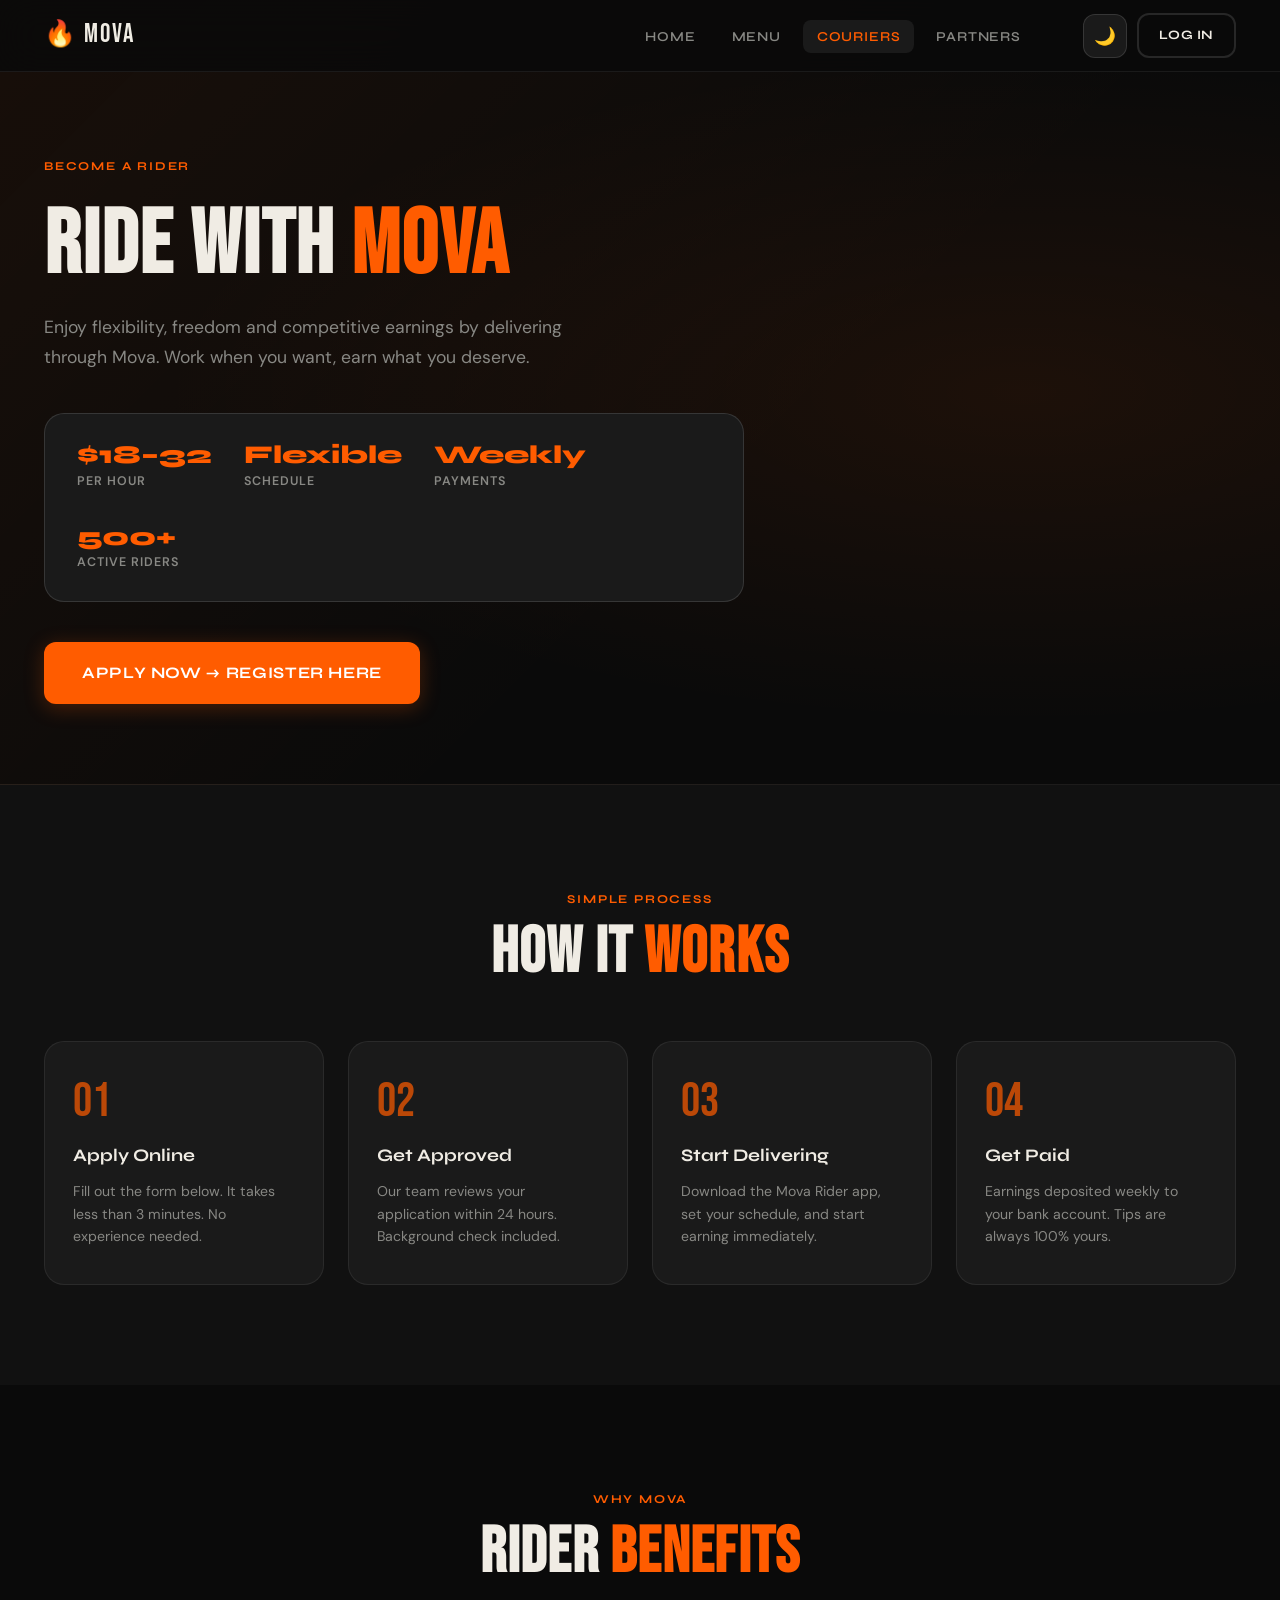
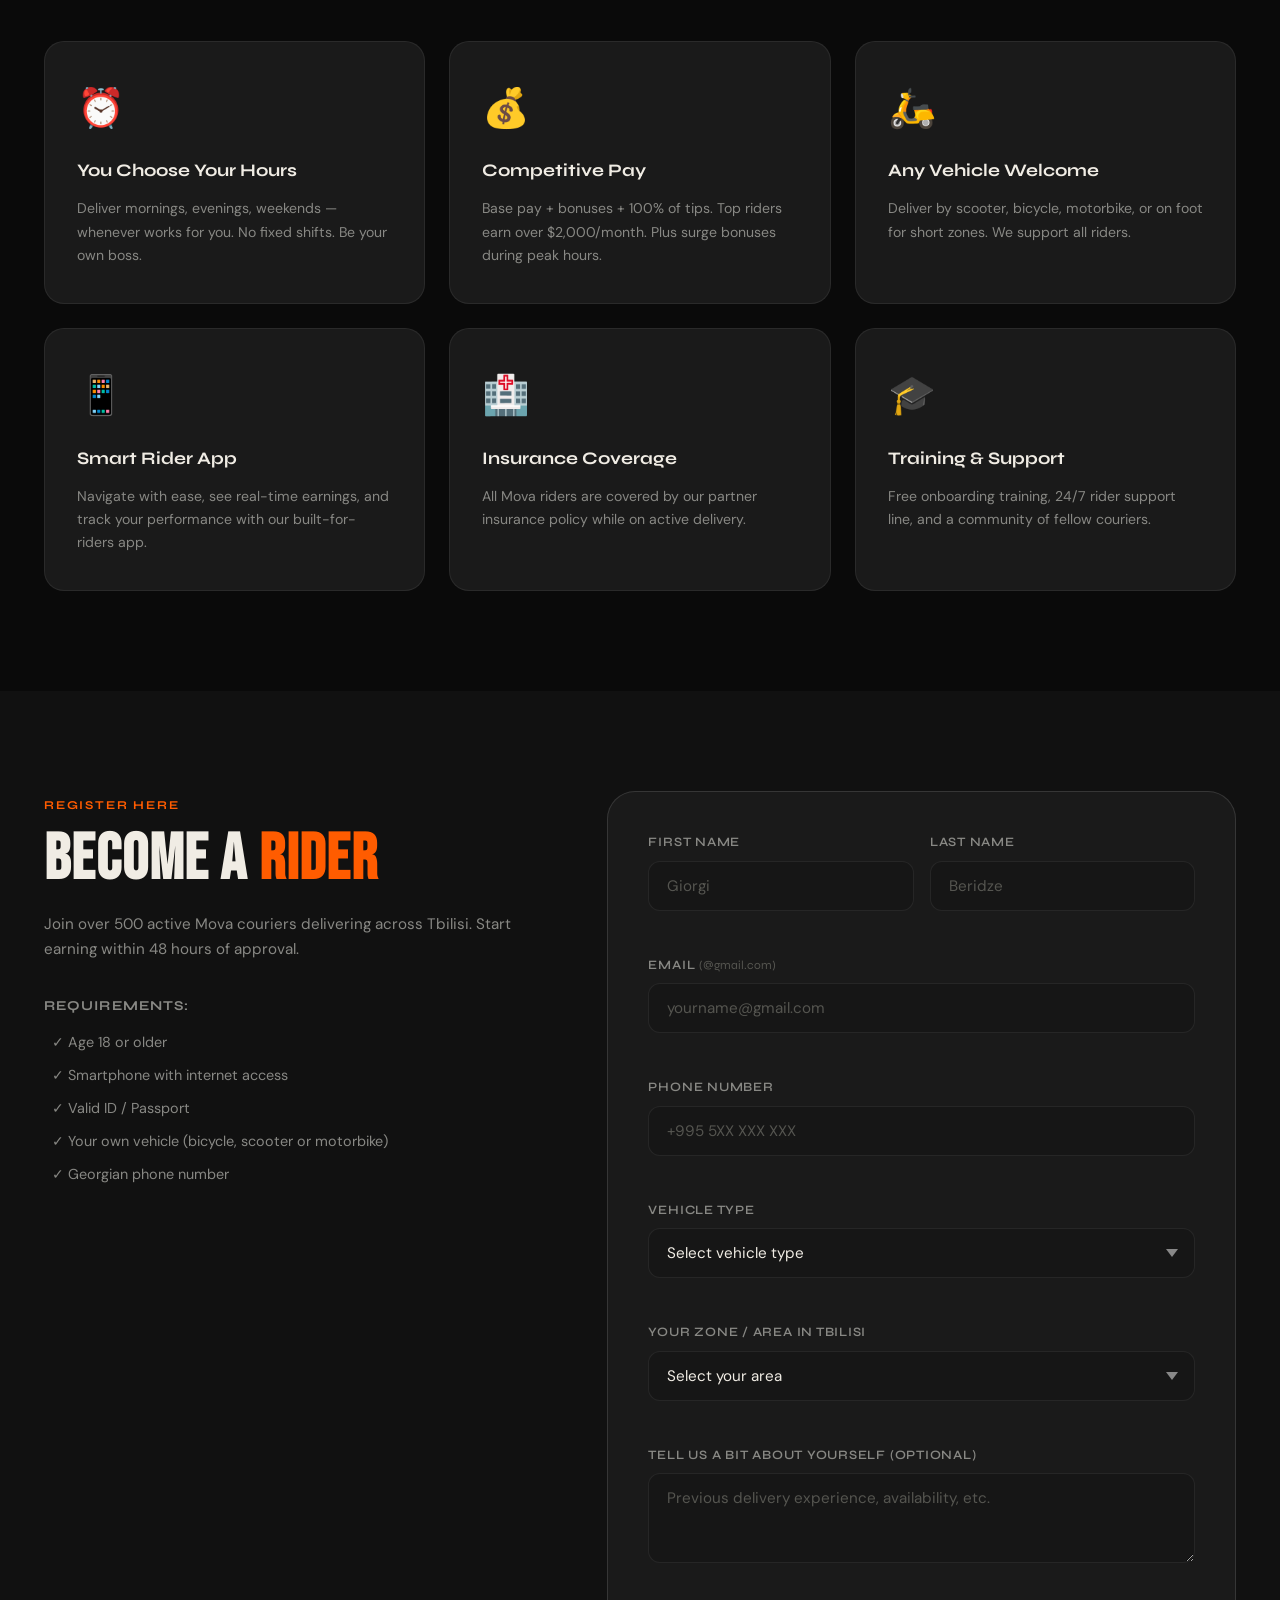
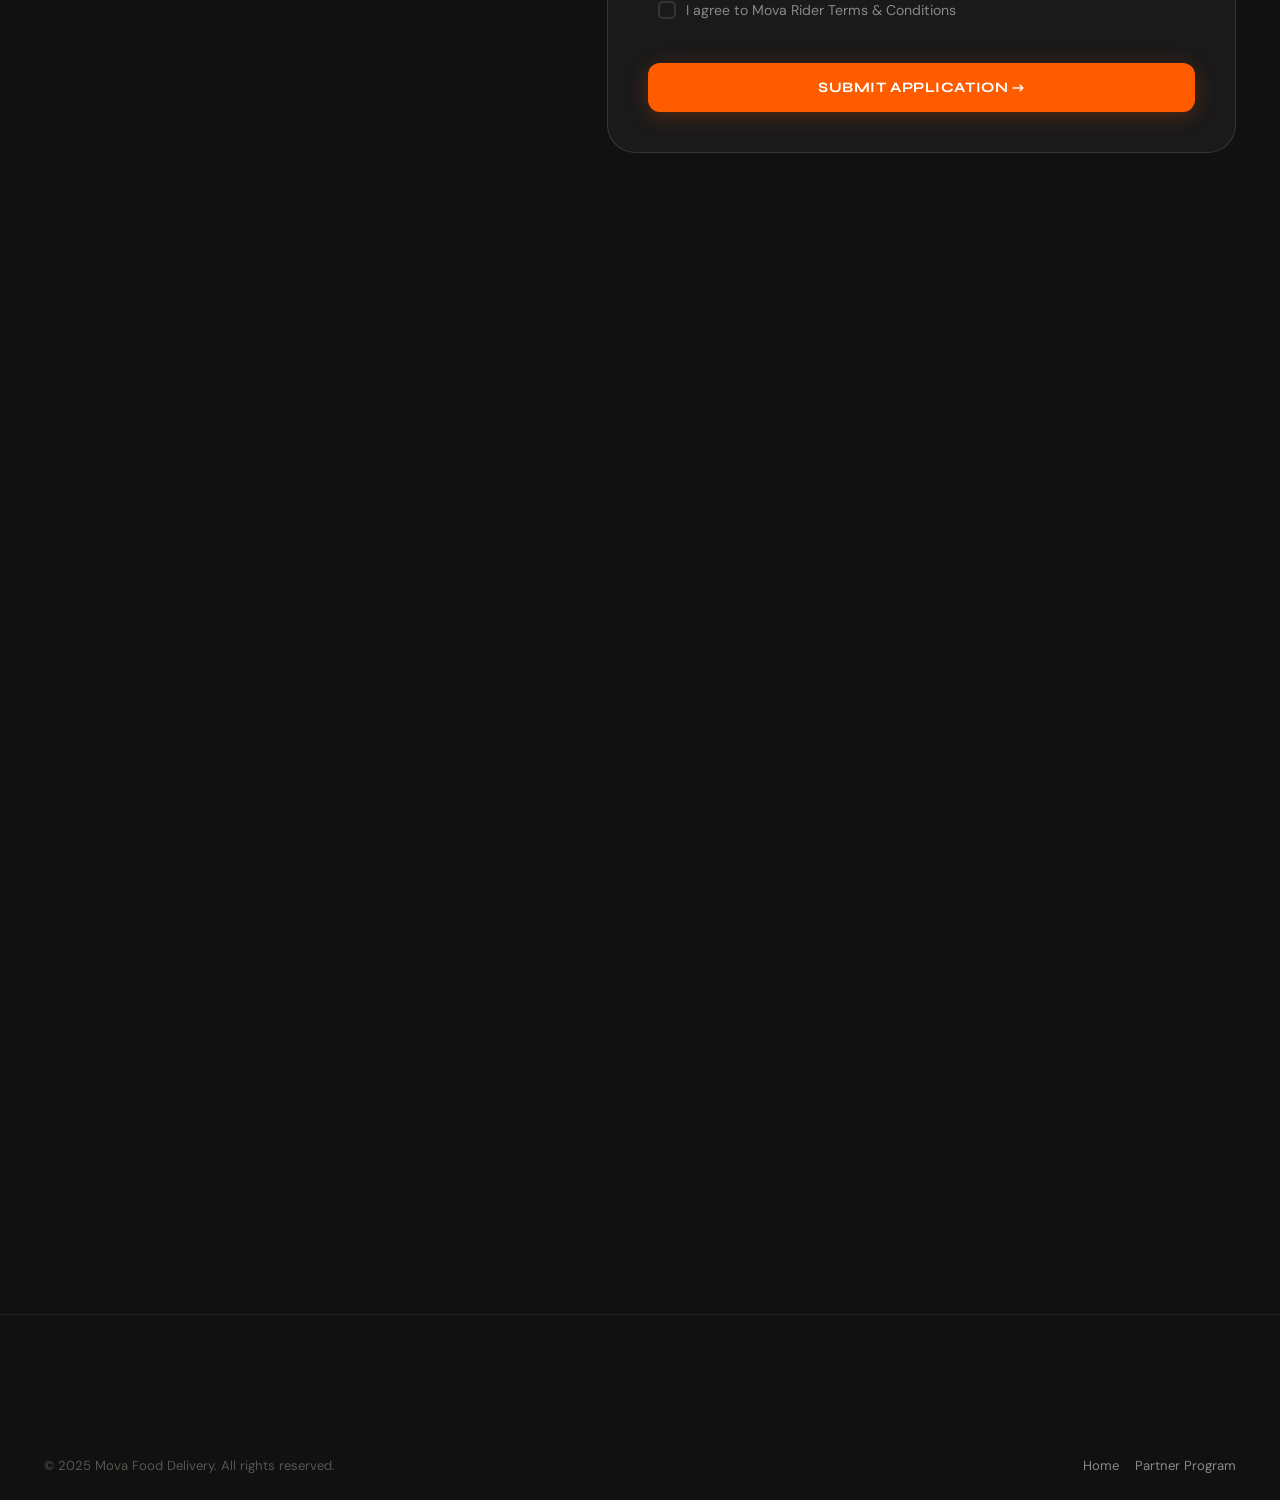
<file: courier.html>
<!DOCTYPE html>
<html lang="en">
<head>
  <meta charset="UTF-8" />
  <meta name="viewport" content="width=device-width, initial-scale=1.0" />
  <title>Courier Partner — Mova</title>
  <link rel="stylesheet" href="style.css" />
  <link href="https://fonts.googleapis.com/css2?family=Bebas+Neue&family=Syne:wght@400;600;700;800&family=DM+Sans:opsz,wght@9..40,300;9..40,400;9..40,500&display=swap" rel="stylesheet" />
</head>
<body class="courier-page">

  <nav id="navbar">
    <div class="nav-container">
      <a href="index.html" class="nav-logo">🔥 Mova</a>
      <ul class="nav-links" id="navLinks">
        <li><a href="index.html" class="nav-link">Home</a></li>
        <li><a href="filter.html" class="nav-link">Menu</a></li>
        <li><a href="courier.html" class="nav-link active">Couriers</a></li>
        <li><a href="partner.html" class="nav-link">Partners</a></li>
      </ul>
      <div class="nav-right">
        <button class="theme-toggle-btn" id="themeToggleBtn" aria-label="Toggle light mode" title="Toggle light/dark mode">🌙</button>
        <a href="login.html" class="btn btn-outline btn-sm">Log In</a>
        <button class="hamburger" id="hamburger"><span></span><span></span><span></span></button>
      </div>
    </div>
  </nav>

  <!-- HERO -->
  <section class="cp-hero">
    <div class="cp-hero-bg"></div>
    <div class="container">
      <div class="cp-hero-content">
        <span class="section-tag">Become a Rider</span>
        <h1 class="cp-hero-title">RIDE WITH <span class="accent">Mova</span></h1>
        <p>Enjoy flexibility, freedom and competitive earnings by delivering through Mova. Work when you want, earn what you deserve.</p>
        <div class="cp-hero-stats">
          <div class="cp-stat"><span class="cp-stat-num">$18–32</span><span>Per Hour</span></div>
          <div class="cp-stat"><span class="cp-stat-num">Flexible</span><span>Schedule</span></div>
          <div class="cp-stat"><span class="cp-stat-num">Weekly</span><span>Payments</span></div>
          <div class="cp-stat"><span class="cp-stat-num">500+</span><span>Active Riders</span></div>
        </div>
        <a href="#rider-apply" class="btn btn-primary btn-lg">Apply Now → Register here</a>
      </div>
    </div>
  </section>

  <!-- HOW IT WORKS -->
  <section class="cp-how">
    <div class="container">
      <div class="section-header reveal">
        <span class="section-tag">Simple Process</span>
        <h2 class="section-title">HOW IT <span class="accent">WORKS</span></h2>
      </div>
      <div class="cp-steps-grid">
        <div class="cp-step reveal">
          <div class="cp-step-num">01</div>
          <h3>Apply Online</h3>
          <p>Fill out the form below. It takes less than 3 minutes. No experience needed.</p>
        </div>
        <div class="cp-step reveal">
          <div class="cp-step-num">02</div>
          <h3>Get Approved</h3>
          <p>Our team reviews your application within 24 hours. Background check included.</p>
        </div>
        <div class="cp-step reveal">
          <div class="cp-step-num">03</div>
          <h3>Start Delivering</h3>
          <p>Download the Mova Rider app, set your schedule, and start earning immediately.</p>
        </div>
        <div class="cp-step reveal">
          <div class="cp-step-num">04</div>
          <h3>Get Paid</h3>
          <p>Earnings deposited weekly to your bank account. Tips are always 100% yours.</p>
        </div>
      </div>
    </div>
  </section>

  <!-- BENEFITS -->
  <section class="cp-benefits">
    <div class="container">
      <div class="section-header reveal">
        <span class="section-tag">Why Mova</span>
        <h2 class="section-title">RIDER <span class="accent">BENEFITS</span></h2>
      </div>
      <div class="benefits-grid">
        <div class="benefit-card reveal">
          <div class="benefit-icon">⏰</div>
          <h3>You Choose Your Hours</h3>
          <p>Deliver mornings, evenings, weekends — whenever works for you. No fixed shifts. Be your own boss.</p>
        </div>
        <div class="benefit-card reveal">
          <div class="benefit-icon">💰</div>
          <h3>Competitive Pay</h3>
          <p>Base pay + bonuses + 100% of tips. Top riders earn over $2,000/month. Plus surge bonuses during peak hours.</p>
        </div>
        <div class="benefit-card reveal">
          <div class="benefit-icon">🛵</div>
          <h3>Any Vehicle Welcome</h3>
          <p>Deliver by scooter, bicycle, motorbike, or on foot for short zones. We support all riders.</p>
        </div>
        <div class="benefit-card reveal">
          <div class="benefit-icon">📱</div>
          <h3>Smart Rider App</h3>
          <p>Navigate with ease, see real-time earnings, and track your performance with our built-for-riders app.</p>
        </div>
        <div class="benefit-card reveal">
          <div class="benefit-icon">🏥</div>
          <h3>Insurance Coverage</h3>
          <p>All Mova riders are covered by our partner insurance policy while on active delivery.</p>
        </div>
        <div class="benefit-card reveal">
          <div class="benefit-icon">🎓</div>
          <h3>Training & Support</h3>
          <p>Free onboarding training, 24/7 rider support line, and a community of fellow couriers.</p>
        </div>
      </div>
    </div>
  </section>

  <!-- APPLY FORM -->
  <section class="cp-apply" id="rider-apply">
    <div class="container">
      <div class="cp-apply-grid">
        <div class="cp-apply-info reveal">
          <span class="section-tag">Register Here</span>
          <h2 class="section-title">BECOME A <span class="accent">RIDER</span></h2>
          <p>Join over 500 active Mova couriers delivering across Tbilisi. Start earning within 48 hours of approval.</p>
          <div class="cp-requirements">
            <h4>Requirements:</h4>
            <ul>
              <li>✓ Age 18 or older</li>
              <li>✓ Smartphone with internet access</li>
              <li>✓ Valid ID / Passport</li>
              <li>✓ Your own vehicle (bicycle, scooter or motorbike)</li>
              <li>✓ Georgian phone number</li>
            </ul>
          </div>
        </div>
        <div class="cp-apply-form reveal">
          <form id="riderApplyForm" novalidate>
            <div class="form-row-2">
              <div class="form-group">
                <label>First Name</label>
                <input type="text" id="riderFirstName" placeholder="Giorgi" />
                <span class="form-error" id="riderFirstNameErr"></span>
              </div>
              <div class="form-group">
                <label>Last Name</label>
                <input type="text" id="riderLastName" placeholder="Beridze" />
                <span class="form-error" id="riderLastNameErr"></span>
              </div>
            </div>
            <div class="form-group">
              <label>Email <span class="label-note">(@gmail.com)</span></label>
              <input type="email" id="riderEmail" placeholder="yourname@gmail.com" />
              <span class="form-error" id="riderEmailErr"></span>
            </div>
            <div class="form-group">
              <label>Phone Number</label>
              <input type="tel" id="riderPhone" placeholder="+995 5XX XXX XXX" />
              <span class="form-error" id="riderPhoneErr"></span>
            </div>
            <div class="form-group">
              <label>Vehicle Type</label>
              <select id="riderVehicle" class="form-select">
                <option value="">Select vehicle type</option>
                <option value="bicycle">🚲 Bicycle</option>
                <option value="scooter">🛵 Scooter / Moped</option>
                <option value="motorbike">🏍️ Motorbike</option>
                <option value="foot">🚶 On Foot (city center only)</option>
              </select>
              <span class="form-error" id="riderVehicleErr"></span>
            </div>
            <div class="form-group">
              <label>Your Zone / Area in Tbilisi</label>
              <select id="riderZone" class="form-select">
                <option value="">Select your area</option>
                <option value="center">City Center / Old Town</option>
                <option value="vake">Vake / Digomi</option>
                <option value="saburtalo">Saburtalo / Nutsubidze</option>
                <option value="isani">Isani / Samgori</option>
                <option value="nadzaladevi">Nadzaladevi</option>
                <option value="gldani">Gldani / Mukhiani</option>
                <option value="any">Any area / Flexible</option>
              </select>
              <span class="form-error" id="riderZoneErr"></span>
            </div>
            <div class="form-group">
              <label>Tell us a bit about yourself (optional)</label>
              <textarea id="riderBio" rows="3" placeholder="Previous delivery experience, availability, etc."></textarea>
            </div>
            <label class="check-option" style="margin-bottom:16px">
              <input type="checkbox" id="riderTerms" />
              <span class="checkmark"></span>
              <span>I agree to Mova Rider Terms & Conditions</span>
            </label>
            <span class="form-error" id="riderTermsErr"></span>
            <button type="submit" class="btn btn-primary btn-full">Submit Application →</button>
            <div class="form-success" id="riderSuccess"></div>
          </form>
        </div>
      </div>
    </div>
  </section>

  <!-- CAREERS SECTION -->
  <section class="careers-section" id="careers">
    <div class="container">
      <div class="section-header reveal">
        <span class="section-tag">Work at Mova</span>
        <h2 class="section-title">CAREERS</h2>
        <p class="section-desc">Ready for an exciting new challenge? If you're ambitious, humble, and love working with others, then we want to hear from you!</p>
      </div>
      <div class="careers-grid">
        <div class="career-card reveal">
          <div class="career-dept">Engineering</div>
          <h3>Senior Backend Developer</h3>
          <p>Build the systems that power 50,000+ daily orders. Node.js, Go, PostgreSQL.</p>
          <div class="career-meta"><span>🏢 Tbilisi / Remote</span><span>💰 Competitive</span><span>⏱ Full-time</span></div>
          <button class="btn btn-outline btn-sm career-apply-btn">Apply Now</button>
        </div>
        <div class="career-card reveal">
          <div class="career-dept">Product</div>
          <h3>Product Manager — Delivery Experience</h3>
          <p>Own the end-to-end delivery experience from checkout to doorstep. Data-driven, customer-obsessed.</p>
          <div class="career-meta"><span>🏢 Tbilisi</span><span>💰 Competitive</span><span>⏱ Full-time</span></div>
          <button class="btn btn-outline btn-sm career-apply-btn">Apply Now</button>
        </div>
        <div class="career-card reveal">
          <div class="career-dept">Operations</div>
          <h3>City Operations Manager</h3>
          <p>Manage courier fleet, restaurant partnerships, and delivery logistics in Tbilisi.</p>
          <div class="career-meta"><span>🏢 Tbilisi</span><span>💰 Competitive</span><span>⏱ Full-time</span></div>
          <button class="btn btn-outline btn-sm career-apply-btn">Apply Now</button>
        </div>
        <div class="career-card reveal">
          <div class="career-dept">Marketing</div>
          <h3>Growth Marketing Lead</h3>
          <p>Drive customer acquisition and retention across digital channels. Own our growth metrics.</p>
          <div class="career-meta"><span>🏢 Tbilisi / Hybrid</span><span>💰 Competitive</span><span>⏱ Full-time</span></div>
          <button class="btn btn-outline btn-sm career-apply-btn">Apply Now</button>
        </div>
        <div class="career-card reveal">
          <div class="career-dept">Customer Success</div>
          <h3>Customer Support Specialist</h3>
          <p>Help our customers and restaurant partners resolve issues quickly and professionally.</p>
          <div class="career-meta"><span>🏢 Tbilisi</span><span>💰 Entry Level</span><span>⏱ Full / Part-time</span></div>
          <button class="btn btn-outline btn-sm career-apply-btn">Apply Now</button>
        </div>
        <div class="career-card reveal open-application">
          <div class="career-dept">Open Application</div>
          <h3>Don't see your role? 🔥</h3>
          <p>Send us your CV and tell us how you'd make Mova better. We're always open to extraordinary people.</p>
          <div class="career-meta"><span>🌍 All Locations</span><span>⏱ Any</span></div>
          <button class="btn btn-primary btn-sm career-apply-btn">Send Open Application</button>
        </div>
      </div>

      <!-- Career Apply Modal -->
      <div class="career-modal-overlay" id="careerModalOverlay" style="display:none">
        <div class="career-modal">
          <button class="modal-close" id="careerModalClose">✕</button>
          <h3 id="careerModalTitle">Apply for Position</h3>
          <form id="careerApplyForm" novalidate>
            <div class="form-row-2">
              <div class="form-group"><label>Full Name</label><input type="text" id="careerName" placeholder="Your full name" /><span class="form-error" id="careerNameErr"></span></div>
              <div class="form-group"><label>Email <span class="label-note">(@gmail.com)</span></label><input type="email" id="careerEmail" placeholder="yourname@gmail.com" /><span class="form-error" id="careerEmailErr"></span></div>
            </div>
            <div class="form-group"><label>LinkedIn / Portfolio URL (optional)</label><input type="url" id="careerLinkedIn" placeholder="https://linkedin.com/in/..." /></div>
            <div class="form-group"><label>Why do you want to join Mova?</label><textarea id="careerWhy" rows="4" placeholder="Tell us what excites you about this role..."></textarea><span class="form-error" id="careerWhyErr"></span></div>
            <button type="submit" class="btn btn-primary btn-full">Submit Application →</button>
            <div class="form-success" id="careerSuccess"></div>
          </form>
        </div>
      </div>
    </div>
  </section>

  <footer class="footer">
    <div class="container">
      <div class="footer-bottom" style="border-top:none;padding-top:40px">
        <p>© 2025 Mova Food Delivery. All rights reserved.</p>
        <div><a href="index.html" style="color:var(--text-muted);margin-right:16px">Home</a><a href="partner.html" style="color:var(--text-muted)">Partner Program</a></div>
      </div>
    </div>
  </footer>

  <script src="script.js"></script>
</body>
</html>
</file>
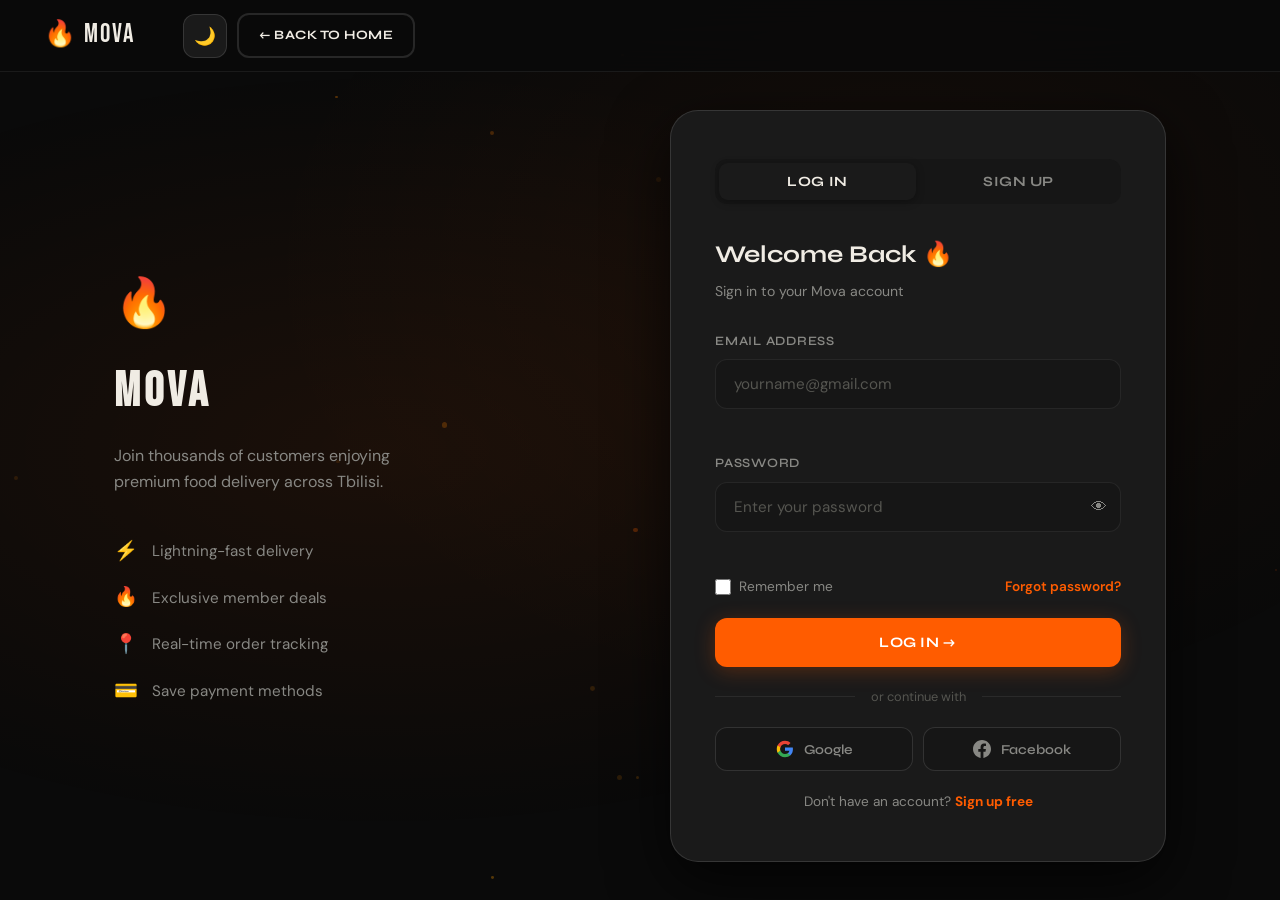
<file: login.html>
<!DOCTYPE html>
<html lang="en">
<head>
  <meta charset="UTF-8" />
  <meta name="viewport" content="width=device-width, initial-scale=1.0" />
  <title>Log In / Sign Up — Mova</title>
  <link rel="stylesheet" href="style.css" />
  <link href="https://fonts.googleapis.com/css2?family=Bebas+Neue&family=Syne:wght@400;600;700;800&family=DM+Sans:opsz,wght@9..40,300;9..40,400;9..40,500&display=swap" rel="stylesheet" />
</head>
<body class="auth-page">

  <nav id="navbar">
    <div class="nav-container">
      <a href="index.html" class="nav-logo">🔥 Mova</a>
      <div class="nav-right">
        <button class="theme-toggle-btn" id="themeToggleBtn" aria-label="Toggle light mode" title="Toggle light/dark mode">🌙</button>
        <a href="index.html" class="btn btn-outline btn-sm">← Back to Home</a>
      </div>
    </div>
  </nav>

  <div class="auth-bg">
    <div class="auth-bg-glow"></div>
    <div class="auth-particles" id="authParticles"></div>
  </div>

  <div class="auth-container">
    <div class="auth-left">
      <div class="auth-brand">
        <div class="auth-logo">🔥</div>
        <h2>Mova</h2>
        <p>Join thousands of customers enjoying premium food delivery across Tbilisi.</p>
      </div>
      <div class="auth-features">
        <div class="auth-feature"><span>⚡</span><span>Lightning-fast delivery</span></div>
        <div class="auth-feature"><span>🔥</span><span>Exclusive member deals</span></div>
        <div class="auth-feature"><span>📍</span><span>Real-time order tracking</span></div>
        <div class="auth-feature"><span>💳</span><span>Save payment methods</span></div>
      </div>
    </div>

    <div class="auth-card">
      <!-- TABS -->
      <div class="auth-tabs">
        <button class="auth-tab active" id="loginTab">Log In</button>
        <button class="auth-tab" id="signupTab">Sign Up</button>
      </div>

      <!-- LOGIN FORM -->
      <form class="auth-form" id="loginForm">
        <h3 class="auth-form-title">Welcome Back 🔥</h3>
        <p class="auth-form-sub">Sign in to your Mova account</p>

        <div class="form-group">
          <label for="loginEmail">Email Address</label>
          <input type="email" id="loginEmail" placeholder="yourname@gmail.com" autocomplete="email" />
          <span class="form-error" id="loginEmailError"></span>
        </div>

        <div class="form-group">
          <label for="loginPassword">Password</label>
          <div class="password-wrap">
            <input type="password" id="loginPassword" placeholder="Enter your password" autocomplete="current-password" />
            <button type="button" class="toggle-pw" data-target="loginPassword" aria-label="Show/hide password">👁</button>
          </div>
          <span class="form-error" id="loginPasswordError"></span>
        </div>

        <div class="form-row-between">
          <label class="remember-me">
            <input type="checkbox" id="rememberMe" />
            <span>Remember me</span>
          </label>
          <a href="#" class="forgot-pw">Forgot password?</a>
        </div>

        <button type="submit" class="btn btn-primary btn-full">Log In →</button>

        <div class="auth-divider"><span>or continue with</span></div>

        <div class="social-auth">
          <button type="button" class="social-auth-btn">
            <svg viewBox="0 0 24 24" width="18"><path fill="#4285F4" d="M22.56 12.25c0-.78-.07-1.53-.2-2.25H12v4.26h5.92c-.26 1.37-1.04 2.53-2.21 3.31v2.77h3.57c2.08-1.92 3.28-4.74 3.28-8.09z"/><path fill="#34A853" d="M12 23c2.97 0 5.46-.98 7.28-2.66l-3.57-2.77c-.98.66-2.23 1.06-3.71 1.06-2.86 0-5.29-1.93-6.16-4.53H2.18v2.84C3.99 20.53 7.7 23 12 23z"/><path fill="#FBBC05" d="M5.84 14.09c-.22-.66-.35-1.36-.35-2.09s.13-1.43.35-2.09V7.07H2.18C1.43 8.55 1 10.22 1 12s.43 3.45 1.18 4.93l2.85-2.22.81-.62z"/><path fill="#EA4335" d="M12 5.38c1.62 0 3.06.56 4.21 1.64l3.15-3.15C17.45 2.09 14.97 1 12 1 7.7 1 3.99 3.47 2.18 7.07l3.66 2.84c.87-2.6 3.3-4.53 6.16-4.53z"/></svg>
            Google
          </button>
          <button type="button" class="social-auth-btn">
            <svg viewBox="0 0 24 24" width="18" fill="currentColor"><path d="M24 12.073c0-6.627-5.373-12-12-12s-12 5.373-12 12c0 5.99 4.388 10.954 10.125 11.854v-8.385H7.078v-3.47h3.047V9.43c0-3.007 1.792-4.669 4.533-4.669 1.312 0 2.686.235 2.686.235v2.953H15.83c-1.491 0-1.956.925-1.956 1.874v2.25h3.328l-.532 3.47h-2.796v8.385C19.612 23.027 24 18.062 24 12.073z"/></svg>
            Facebook
          </button>
        </div>

        <div class="form-success" id="loginSuccess"></div>
        <div class="auth-switch">Don't have an account? <button type="button" class="auth-switch-btn" id="toSignup">Sign up free</button></div>
      </form>

      <!-- SIGNUP FORM -->
      <form class="auth-form" id="signupForm" style="display:none">
        <h3 class="auth-form-title">Join Mova 🔥</h3>
        <p class="auth-form-sub">Create your free account</p>

        <div class="form-row-2">
          <div class="form-group">
            <label for="signupFirstName">First Name</label>
            <input type="text" id="signupFirstName" placeholder="John" autocomplete="given-name" />
            <span class="form-error" id="firstNameError"></span>
          </div>
          <div class="form-group">
            <label for="signupLastName">Last Name</label>
            <input type="text" id="signupLastName" placeholder="Doe" autocomplete="family-name" />
            <span class="form-error" id="lastNameError"></span>
          </div>
        </div>

        <div class="form-group">
          <label for="signupEmail">Email Address <span class="label-note">(@gmail.com required)</span></label>
          <input type="email" id="signupEmail" placeholder="yourname@gmail.com" autocomplete="email" />
          <span class="form-error" id="signupEmailError"></span>
        </div>

        <div class="form-group">
          <label for="signupPhone">Phone Number</label>
          <input type="tel" id="signupPhone" placeholder="+995 5XX XXX XXX" autocomplete="tel" />
          <span class="form-error" id="signupPhoneError"></span>
        </div>

        <div class="form-group">
          <label for="signupPassword">Password</label>
          <div class="password-wrap">
            <input type="password" id="signupPassword" placeholder="Min. 8 characters" autocomplete="new-password" />
            <button type="button" class="toggle-pw" data-target="signupPassword" aria-label="Show password">👁</button>
          </div>
          <div class="pw-strength-bar" id="pwStrengthBar">
            <div class="pw-strength-fill" id="pwStrengthFill"></div>
          </div>
          <span class="pw-strength-label" id="pwStrengthLabel"></span>
          <span class="form-error" id="signupPasswordError"></span>
        </div>

        <div class="form-group">
          <label for="signupConfirmPassword">Confirm Password</label>
          <div class="password-wrap">
            <input type="password" id="signupConfirmPassword" placeholder="Repeat your password" autocomplete="new-password" />
            <button type="button" class="toggle-pw" data-target="signupConfirmPassword" aria-label="Show password">👁</button>
          </div>
          <span class="form-error" id="confirmPasswordError"></span>
        </div>

        <label class="check-option terms-check">
          <input type="checkbox" id="termsCheck" />
          <span class="checkmark"></span>
          <span>I agree to the <a href="#">Terms of Service</a> and <a href="#">Privacy Policy</a></span>
        </label>
        <span class="form-error" id="termsError"></span>

        <button type="submit" class="btn btn-primary btn-full" style="margin-top:16px">Create Account →</button>

        <div class="form-success" id="signupSuccess"></div>
        <div class="auth-switch">Already have an account? <button type="button" class="auth-switch-btn" id="toLogin">Log in</button></div>
      </form>
    </div>
  </div>

  <script src="script.js"></script>
</body>
</html>
</file>
<file: style.css>
/* ============================================================
   INFERNO — Premium Food Delivery Website
   style.css
   ============================================================ */

/* ===== CSS VARIABLES ===== */
:root {
  --bg:          #0a0a0a;
  --bg-2:        #111111;
  --bg-3:        #161616;
  --surface:     #1a1a1a;
  --surface-2:   #222222;
  --border:      rgba(255,255,255,0.07);
  --border-2:    rgba(255,255,255,0.12);

  --accent:      #ff5c00;
  --accent-2:    #ff8a00;
  --accent-glow: rgba(255, 92, 0, 0.25);

  --text:        #f0ece4;
  --text-muted:  #888884;
  --text-dim:    #555550;

  --font-display: 'Bebas Neue', sans-serif;
  --font-heading: 'Syne', sans-serif;
  --font-body:    'DM Sans', sans-serif;

  --radius:      12px;
  --radius-lg:   20px;
  --radius-xl:   28px;

  --shadow:      0 4px 30px rgba(0,0,0,0.5);
  --shadow-lg:   0 20px 60px rgba(0,0,0,0.7);
  --shadow-glow: 0 0 40px rgba(255,92,0,0.2);

  --transition:  0.3s cubic-bezier(0.4, 0, 0.2, 1);
  --transition-slow: 0.6s cubic-bezier(0.4, 0, 0.2, 1);

  --nav-height:  72px;
}

/* ===== RESET ===== */
*, *::before, *::after { box-sizing: border-box; margin: 0; padding: 0; }
html { scroll-behavior: smooth; font-size: 16px; }
body {
  background: var(--bg);
  color: var(--text);
  font-family: var(--font-body);
  line-height: 1.6;
  overflow-x: hidden;
  -webkit-font-smoothing: antialiased;
}
img { max-width: 100%; display: block; }
a { text-decoration: none; color: inherit; }
ul { list-style: none; }
button { cursor: pointer; border: none; background: none; font-family: inherit; }
input, textarea { font-family: inherit; }

/* ===== LOADER ===== */
#loader {
  position: fixed; inset: 0; z-index: 9999;
  background: var(--bg);
  display: flex; align-items: center; justify-content: center;
  transition: opacity 0.6s ease, visibility 0.6s ease;
}
#loader.hidden { opacity: 0; visibility: hidden; }
.loader-inner { text-align: center; }
.loader-logo {
  display: block;
  font-family: var(--font-display);
  font-size: clamp(2.5rem, 8vw, 5rem);
  color: var(--text);
  letter-spacing: 0.1em;
  margin-bottom: 24px;
}
.loader-logo span { color: var(--accent); }
.loader-bar {
  width: 200px;
  height: 3px;
  background: var(--surface-2);
  border-radius: 2px;
  overflow: hidden;
  margin: 0 auto;
}
.loader-fill {
  height: 100%;
  width: 0%;
  background: linear-gradient(90deg, var(--accent), var(--accent-2));
  border-radius: 2px;
  animation: loaderFill 1.5s ease forwards;
}
@keyframes loaderFill { to { width: 100%; } }

/* ===== CONTAINER ===== */
.container { max-width: 1240px; margin: 0 auto; padding: 0 24px; }

/* ===== NAVBAR ===== */
#navbar {
  position: fixed; top: 0; left: 0; right: 0;
  z-index: 1000;
  height: var(--nav-height);
  background: rgba(10,10,10,0.85);
  backdrop-filter: blur(20px);
  -webkit-backdrop-filter: blur(20px);
  border-bottom: 1px solid var(--border);
  transition: background var(--transition), box-shadow var(--transition);
}
#navbar.scrolled { background: rgba(10,10,10,0.97); box-shadow: var(--shadow); }
.nav-container {
  max-width: 1240px; margin: 0 auto; padding: 0 24px;
  height: 100%;
  display: flex; align-items: center; gap: 32px;
}
.nav-logo {
  font-family: var(--font-display);
  font-size: 1.6rem;
  letter-spacing: 0.08em;
  color: var(--text);
  white-space: nowrap;
  flex-shrink: 0;
}
.nav-links {
  display: flex; gap: 8px;
  margin-left: auto;
}
.nav-link {
  font-family: var(--font-heading);
  font-weight: 600;
  font-size: 0.85rem;
  letter-spacing: 0.06em;
  text-transform: uppercase;
  color: var(--text-muted);
  padding: 8px 14px;
  border-radius: 8px;
  transition: color var(--transition), background var(--transition);
}
.nav-link:hover, .nav-link.active {
  color: var(--text);
  background: var(--surface);
}
.nav-link.active { color: var(--accent); }
.nav-right { display: flex; align-items: center; gap: 12px; margin-left: 16px; }

/* Cart button */
.cart-btn {
  position: relative;
  width: 44px; height: 44px;
  border-radius: 12px;
  background: var(--surface);
  border: 1px solid var(--border-2);
  color: var(--text);
  display: flex; align-items: center; justify-content: center;
  transition: all var(--transition);
}
.cart-btn:hover { background: var(--accent); border-color: var(--accent); transform: scale(1.05); }
.cart-count {
  position: absolute; top: -6px; right: -6px;
  background: var(--accent);
  color: #fff;
  font-family: var(--font-heading);
  font-size: 0.65rem;
  font-weight: 700;
  width: 18px; height: 18px;
  border-radius: 50%;
  display: flex; align-items: center; justify-content: center;
  border: 2px solid var(--bg);
  transition: transform 0.2s;
}
.cart-count.bump { animation: bump 0.3s ease; }
@keyframes bump { 0%,100%{transform:scale(1)} 50%{transform:scale(1.5)} }

/* Hamburger */
.hamburger {
  display: none; flex-direction: column; gap: 5px;
  width: 40px; height: 40px; align-items: center; justify-content: center;
}
.hamburger span {
  display: block; width: 22px; height: 2px;
  background: var(--text);
  border-radius: 2px;
  transition: all 0.3s ease;
  transform-origin: center;
}
.hamburger.active span:nth-child(1) { transform: translateY(7px) rotate(45deg); }
.hamburger.active span:nth-child(2) { opacity: 0; transform: scaleX(0); }
.hamburger.active span:nth-child(3) { transform: translateY(-7px) rotate(-45deg); }

/* ===== BUTTONS ===== */
.btn {
  display: inline-flex; align-items: center; gap: 8px;
  padding: 14px 28px;
  border-radius: var(--radius);
  font-family: var(--font-heading);
  font-weight: 700;
  font-size: 0.9rem;
  letter-spacing: 0.04em;
  text-transform: uppercase;
  transition: all var(--transition);
  white-space: nowrap;
  cursor: pointer;
  border: 2px solid transparent;
}
.btn-primary {
  background: var(--accent);
  color: #fff;
  box-shadow: 0 4px 20px var(--accent-glow);
}
.btn-primary:hover {
  background: var(--accent-2);
  transform: translateY(-2px);
  box-shadow: 0 8px 30px rgba(255,92,0,0.4);
}
.btn-outline {
  background: transparent;
  color: var(--text);
  border-color: var(--border-2);
}
.btn-outline:hover {
  border-color: var(--accent);
  color: var(--accent);
  transform: translateY(-2px);
}
.btn-ghost {
  background: var(--surface);
  color: var(--text-muted);
  border-color: var(--border);
}
.btn-ghost:hover { background: var(--surface-2); color: var(--text); }
.btn-full { width: 100%; justify-content: center; }
.btn-arrow { transition: transform var(--transition); }
.btn:hover .btn-arrow { transform: translateX(4px); }
.btn-sm { padding: 10px 20px; font-size: 0.8rem; }

/* ===== SCROLL ANIMATIONS ===== */
.reveal {
  opacity: 0;
  transform: translateY(40px);
  transition: opacity 0.7s ease, transform 0.7s ease;
}
.reveal.visible { opacity: 1; transform: translateY(0); }
.fade-up { opacity: 0; transform: translateY(30px); }
.fade-right { opacity: 0; transform: translateX(50px); }
.fade-up.visible, .fade-right.visible { opacity: 1; transform: none; transition: opacity 0.8s ease, transform 0.8s ease; }

/* ===== HERO ===== */
.hero {
  min-height: 100vh;
  padding-top: var(--nav-height);
  display: grid;
  grid-template-columns: 1fr 1fr;
  align-items: center;
  gap: 40px;
  max-width: 1240px;
  margin: 0 auto;
  padding-left: 24px;
  padding-right: 24px;
  padding-bottom: 60px;
  position: relative;
  overflow: hidden;
}
.hero-bg {
  position: fixed; inset: 0; z-index: -1;
  background: radial-gradient(ellipse at 70% 30%, rgba(255,92,0,0.08) 0%, transparent 60%),
              radial-gradient(ellipse at 20% 80%, rgba(255,138,0,0.05) 0%, transparent 50%);
}
.hero-gradient {
  position: absolute; inset: 0;
  background: var(--bg);
}
.hero-particles { position: absolute; inset: 0; overflow: hidden; }
.hero-content { z-index: 1; }
.hero-badge {
  display: inline-flex; align-items: center; gap: 8px;
  background: var(--surface);
  border: 1px solid var(--border-2);
  color: var(--text-muted);
  font-family: var(--font-heading);
  font-size: 0.8rem;
  font-weight: 600;
  letter-spacing: 0.04em;
  padding: 8px 16px;
  border-radius: 100px;
  margin-bottom: 28px;
}
.hero-title {
  font-family: var(--font-display);
  font-size: clamp(4rem, 8vw, 7rem);
  line-height: 0.92;
  letter-spacing: 0.02em;
  margin-bottom: 24px;
}
.title-line { display: block; }
.hero-title .accent { color: var(--accent); }
.hero-desc {
  color: var(--text-muted);
  font-size: 1.1rem;
  font-weight: 300;
  max-width: 440px;
  margin-bottom: 36px;
  line-height: 1.7;
}
.hero-actions { display: flex; gap: 16px; flex-wrap: wrap; margin-bottom: 48px; }
.hero-stats {
  display: flex; align-items: center; gap: 24px;
}
.stat { display: flex; flex-direction: column; }
.stat-num {
  font-family: var(--font-heading);
  font-size: 1.4rem;
  font-weight: 800;
  color: var(--text);
}
.stat-label {
  font-size: 0.75rem;
  color: var(--text-muted);
  text-transform: uppercase;
  letter-spacing: 0.08em;
}
.stat-divider { width: 1px; height: 36px; background: var(--border-2); }

/* Hero Image */
.hero-image-wrap {
  position: relative;
  display: flex; align-items: center; justify-content: center;
  z-index: 1;
}
.hero-glow {
  position: absolute; inset: 10%;
  background: radial-gradient(circle, rgba(255,92,0,0.25) 0%, transparent 70%);
  border-radius: 50%;
  filter: blur(30px);
  animation: pulse 3s ease-in-out infinite;
}
@keyframes pulse { 0%,100%{opacity:0.6;transform:scale(1)} 50%{opacity:1;transform:scale(1.1)} }
.hero-img {
  width: 100%;
  max-width: 550px;
  border-radius: var(--radius-xl);
  box-shadow: var(--shadow-lg);
  animation: float 4s ease-in-out infinite;
  object-fit: cover;
  aspect-ratio: 4/3;
}
@keyframes float { 0%,100%{transform:translateY(0)} 50%{transform:translateY(-12px)} }
.hero-badge-float {
  position: absolute;
  background: var(--surface);
  border: 1px solid var(--border-2);
  backdrop-filter: blur(20px);
  padding: 10px 16px;
  border-radius: 12px;
  font-family: var(--font-heading);
  font-weight: 700;
  font-size: 0.82rem;
  white-space: nowrap;
  box-shadow: var(--shadow);
}
.badge-float-1 { top: 10%; left: -5%; animation: floatB1 3s ease-in-out infinite; }
.badge-float-2 { bottom: 12%; right: -4%; animation: floatB2 3.5s ease-in-out infinite 0.5s; }
@keyframes floatB1 { 0%,100%{transform:translateY(0) rotate(-2deg)} 50%{transform:translateY(-8px) rotate(-2deg)} }
@keyframes floatB2 { 0%,100%{transform:translateY(0) rotate(2deg)} 50%{transform:translateY(-10px) rotate(2deg)} }

/* Scroll hint */
.hero-scroll-hint {
  position: absolute;
  bottom: 32px; left: 50%; transform: translateX(-50%);
  display: flex; flex-direction: column; align-items: center; gap: 8px;
  font-size: 0.7rem; letter-spacing: 0.15em; text-transform: uppercase;
  color: var(--text-dim);
}
.scroll-line {
  width: 1px; height: 48px;
  background: linear-gradient(to bottom, var(--border-2), transparent);
  animation: scrollHint 2s ease-in-out infinite;
}
@keyframes scrollHint { 0%,100%{opacity:1} 50%{opacity:0.3} }

/* ===== MARQUEE ===== */
.marquee-strip {
  background: var(--accent);
  padding: 14px 0;
  overflow: hidden;
  white-space: nowrap;
}
.marquee-track {
  display: inline-flex; gap: 32px;
  animation: marquee 20s linear infinite;
  font-family: var(--font-heading);
  font-weight: 700;
  font-size: 0.85rem;
  letter-spacing: 0.06em;
  text-transform: uppercase;
  color: rgba(255,255,255,0.9);
}
@keyframes marquee { from{transform:translateX(0)} to{transform:translateX(-50%)} }

/* ===== SECTION COMMONS ===== */
.section-header { text-align: center; margin-bottom: 48px; }
.section-tag {
  display: inline-block;
  font-family: var(--font-heading);
  font-weight: 700;
  font-size: 0.75rem;
  letter-spacing: 0.15em;
  text-transform: uppercase;
  color: var(--accent);
  margin-bottom: 12px;
}
.section-title {
  font-family: var(--font-display);
  font-size: clamp(2.5rem, 5vw, 4rem);
  line-height: 1;
  letter-spacing: 0.02em;
  margin-bottom: 16px;
}
.section-title .accent { color: var(--accent); }
.section-desc { color: var(--text-muted); font-size: 1rem; max-width: 480px; margin: 0 auto; }

/* ===== MENU SECTION ===== */
.menu-section { padding: 100px 0; }

/* Tabs */
.menu-tabs {
  display: flex; gap: 8px; flex-wrap: wrap;
  justify-content: center;
  margin-bottom: 48px;
}
.tab-btn {
  padding: 10px 22px;
  border-radius: 100px;
  background: var(--surface);
  border: 1px solid var(--border);
  color: var(--text-muted);
  font-family: var(--font-heading);
  font-size: 0.85rem;
  font-weight: 600;
  letter-spacing: 0.04em;
  text-transform: uppercase;
  transition: all var(--transition);
}
.tab-btn:hover { border-color: var(--accent); color: var(--accent); }
.tab-btn.active {
  background: var(--accent);
  border-color: var(--accent);
  color: #fff;
  box-shadow: 0 4px 16px var(--accent-glow);
}

/* Menu Grid */
.menu-grid {
  display: grid;
  grid-template-columns: repeat(auto-fill, minmax(280px, 1fr));
  gap: 24px;
}

/* Menu Card */
.menu-card {
  background: var(--surface);
  border: 1px solid var(--border);
  border-radius: var(--radius-lg);
  overflow: hidden;
  transition: transform var(--transition), border-color var(--transition), box-shadow var(--transition);
  animation: cardIn 0.4s ease both;
}
@keyframes cardIn { from{opacity:0;transform:translateY(20px)} to{opacity:1;transform:none} }
.menu-card:hover {
  transform: translateY(-6px);
  border-color: var(--border-2);
  box-shadow: 0 20px 40px rgba(0,0,0,0.5), 0 0 0 1px rgba(255,92,0,0.1);
}
.menu-card-img-wrap {
  position: relative; overflow: hidden;
  aspect-ratio: 16/10;
}
.menu-card-img {
  width: 100%; height: 100%;
  object-fit: cover;
  transition: transform 0.5s ease;
}
.menu-card:hover .menu-card-img { transform: scale(1.07); }
.menu-card-badge {
  position: absolute; top: 12px; left: 12px;
  background: var(--accent);
  color: #fff;
  font-family: var(--font-heading);
  font-size: 0.7rem;
  font-weight: 700;
  letter-spacing: 0.05em;
  padding: 4px 10px;
  border-radius: 6px;
  text-transform: uppercase;
}
.menu-card-badge.popular { background: #f59e0b; }
.menu-card-badge.new { background: #10b981; }
.menu-card-badge.spicy { background: #ef4444; }
.menu-card-fav {
  position: absolute; top: 12px; right: 12px;
  width: 34px; height: 34px;
  background: rgba(0,0,0,0.5);
  backdrop-filter: blur(8px);
  border-radius: 50%;
  display: flex; align-items: center; justify-content: center;
  font-size: 0.9rem;
  cursor: pointer;
  transition: all var(--transition);
  border: 1px solid var(--border);
}
.menu-card-fav:hover, .menu-card-fav.active { background: rgba(255,92,0,0.8); transform: scale(1.1); }
.menu-card-body { padding: 20px; }
.menu-card-cat {
  font-size: 0.7rem; font-weight: 600; letter-spacing: 0.1em;
  text-transform: uppercase; color: var(--accent);
  margin-bottom: 6px;
}
.menu-card-name {
  font-family: var(--font-heading);
  font-size: 1.1rem;
  font-weight: 700;
  margin-bottom: 8px;
  line-height: 1.3;
}
.menu-card-desc {
  font-size: 0.85rem; color: var(--text-muted); line-height: 1.55;
  margin-bottom: 16px;
  display: -webkit-box; -webkit-line-clamp: 2; -webkit-box-orient: vertical; overflow: hidden;
}
.menu-card-footer {
  display: flex; align-items: center; justify-content: space-between;
  gap: 12px;
}
.menu-card-rating {
  font-size: 0.78rem; color: #f59e0b;
  font-weight: 600;
}
.menu-card-price {
  font-family: var(--font-heading);
  font-size: 1.25rem;
  font-weight: 800;
  color: var(--text);
}
.add-to-cart-btn {
  display: flex; align-items: center; gap: 6px;
  padding: 10px 18px;
  background: var(--accent);
  color: #fff;
  border-radius: 10px;
  font-family: var(--font-heading);
  font-size: 0.8rem;
  font-weight: 700;
  letter-spacing: 0.05em;
  text-transform: uppercase;
  transition: all var(--transition);
  white-space: nowrap;
}
.add-to-cart-btn:hover {
  background: var(--accent-2);
  transform: scale(1.04);
  box-shadow: 0 4px 16px var(--accent-glow);
}
.add-to-cart-btn:active { transform: scale(0.97); }
.add-to-cart-btn.added { background: #10b981; }

/* ===== FEATURES SECTION ===== */
.features-section { padding: 80px 0; background: var(--bg-2); }
.features-grid {
  display: grid; grid-template-columns: repeat(4, 1fr); gap: 24px;
}
.feature-card {
  background: var(--surface);
  border: 1px solid var(--border);
  border-radius: var(--radius-lg);
  padding: 32px 28px;
  text-align: center;
  transition: all var(--transition);
}
.feature-card:hover {
  border-color: var(--border-2);
  transform: translateY(-4px);
  box-shadow: var(--shadow);
}
.feature-icon { font-size: 2.5rem; margin-bottom: 16px; }
.feature-card h3 {
  font-family: var(--font-heading);
  font-size: 1rem; font-weight: 700; margin-bottom: 10px;
}
.feature-card p { font-size: 0.85rem; color: var(--text-muted); line-height: 1.6; }

/* ===== ABOUT SECTION ===== */
.about-section { padding: 100px 0; }
.about-grid { display: grid; grid-template-columns: 1fr 1fr; gap: 60px; align-items: center; }
.about-image-wrap { position: relative; }
.about-img {
  width: 100%; border-radius: var(--radius-xl);
  box-shadow: var(--shadow-lg);
  aspect-ratio: 4/3; object-fit: cover;
}
.about-badge {
  position: absolute; top: 24px; left: -16px;
  background: var(--accent);
  color: #fff;
  font-family: var(--font-display);
  font-size: 1.1rem;
  letter-spacing: 0.06em;
  padding: 12px 20px;
  border-radius: var(--radius);
  box-shadow: var(--shadow);
}
.about-stat-card {
  position: absolute; bottom: -20px; right: -16px;
  background: var(--surface);
  border: 1px solid var(--border-2);
  border-radius: var(--radius);
  padding: 20px 24px;
  box-shadow: var(--shadow-lg);
  text-align: center;
}
.asc-num { display: block; font-family: var(--font-heading); font-size: 1.5rem; font-weight: 800; color: var(--accent); }
.asc-label { font-size: 0.75rem; color: var(--text-muted); }
.about-content { padding-left: 20px; }
.about-text { color: var(--text-muted); font-size: 1rem; line-height: 1.75; margin-bottom: 20px; }
.about-values { margin-bottom: 32px; display: grid; gap: 10px; }
.value-item {
  display: flex; align-items: center; gap: 12px;
  font-size: 0.9rem; color: var(--text-muted);
}
.value-icon { color: var(--accent); font-weight: 700; }

/* ===== TESTIMONIALS ===== */
.testimonials-section { padding: 100px 0; background: var(--bg-2); }
.testimonials-grid { display: grid; grid-template-columns: repeat(3, 1fr); gap: 24px; }
.testimonial-card {
  background: var(--surface);
  border: 1px solid var(--border);
  border-radius: var(--radius-lg);
  padding: 32px;
  transition: all var(--transition);
}
.testimonial-card:hover {
  border-color: var(--border-2);
  transform: translateY(-4px);
  box-shadow: var(--shadow);
}
.stars { color: #f59e0b; font-size: 1rem; margin-bottom: 16px; letter-spacing: 2px; }
.testimonial-card p {
  font-size: 0.95rem; color: var(--text-muted); line-height: 1.7;
  margin-bottom: 24px; font-style: italic;
}
.reviewer { display: flex; align-items: center; gap: 12px; }
.reviewer img { width: 40px; height: 40px; border-radius: 50%; object-fit: cover; }
.reviewer strong { display: block; font-size: 0.9rem; font-weight: 700; margin-bottom: 2px; }
.reviewer span { font-size: 0.78rem; color: var(--text-muted); }

/* ===== CONTACT SECTION ===== */
.contact-section { padding: 100px 0; }
.contact-grid { display: grid; grid-template-columns: 1fr 1.2fr; gap: 80px; align-items: start; }
.contact-info p { color: var(--text-muted); margin-bottom: 36px; line-height: 1.7; }
.contact-details { display: flex; flex-direction: column; gap: 20px; }
.contact-detail { display: flex; align-items: flex-start; gap: 14px; }
.cd-icon { font-size: 1.2rem; flex-shrink: 0; margin-top: 2px; }
.contact-detail strong { display: block; font-weight: 700; margin-bottom: 2px; font-size: 0.9rem; }
.contact-detail span { font-size: 0.85rem; color: var(--text-muted); }

/* Form */
.contact-form-wrap {
  background: var(--surface);
  border: 1px solid var(--border);
  border-radius: var(--radius-xl);
  padding: 40px;
}
.form-group { margin-bottom: 20px; }
.form-group label {
  display: block;
  font-family: var(--font-heading);
  font-weight: 600;
  font-size: 0.8rem;
  letter-spacing: 0.06em;
  text-transform: uppercase;
  color: var(--text-muted);
  margin-bottom: 8px;
}
.form-group input, .form-group textarea {
  width: 100%; padding: 14px 18px;
  background: var(--bg-3);
  border: 1px solid var(--border);
  border-radius: var(--radius);
  color: var(--text);
  font-size: 0.95rem;
  transition: border-color var(--transition), box-shadow var(--transition);
  outline: none;
  resize: vertical;
}
.form-group input::placeholder, .form-group textarea::placeholder { color: var(--text-dim); }
.form-group input:focus, .form-group textarea:focus {
  border-color: var(--accent);
  box-shadow: 0 0 0 3px var(--accent-glow);
}
.form-group input.error, .form-group textarea.error { border-color: #ef4444; }
.form-error { display: block; font-size: 0.78rem; color: #ef4444; margin-top: 6px; height: 18px; }
.form-success {
  margin-top: 16px;
  padding: 14px 18px;
  background: rgba(16,185,129,0.1);
  border: 1px solid rgba(16,185,129,0.3);
  border-radius: var(--radius);
  color: #10b981;
  font-size: 0.9rem;
  font-weight: 600;
  display: none;
  text-align: center;
}
.form-success.show { display: block; animation: fadeIn 0.4s ease; }

/* ===== FOOTER ===== */
.footer { padding: 80px 0 0; background: var(--bg-2); border-top: 1px solid var(--border); }
.footer-grid { display: grid; grid-template-columns: 2fr 1fr 1fr 1.2fr; gap: 40px; margin-bottom: 60px; }
.footer-logo {
  font-family: var(--font-display);
  font-size: 1.8rem; letter-spacing: 0.08em;
  color: var(--text); margin-bottom: 16px;
}
.footer-brand p { font-size: 0.88rem; color: var(--text-muted); line-height: 1.65; margin-bottom: 24px; }
.social-links { display: flex; gap: 10px; }
.social-link {
  width: 38px; height: 38px;
  background: var(--surface);
  border: 1px solid var(--border);
  border-radius: 10px;
  display: flex; align-items: center; justify-content: center;
  color: var(--text-muted);
  transition: all var(--transition);
}
.social-link svg { width: 16px; height: 16px; }
.social-link:hover { background: var(--accent); border-color: var(--accent); color: #fff; transform: translateY(-3px); }
.footer-links-col h4 {
  font-family: var(--font-heading);
  font-size: 0.8rem; font-weight: 700;
  letter-spacing: 0.1em; text-transform: uppercase;
  color: var(--text); margin-bottom: 20px;
}
.footer-links-col ul { display: flex; flex-direction: column; gap: 10px; }
.footer-links-col a { font-size: 0.88rem; color: var(--text-muted); transition: color var(--transition); }
.footer-links-col a:hover { color: var(--accent); }
.hours-list li {
  display: flex; justify-content: space-between;
  font-size: 0.85rem; color: var(--text-muted);
}
.footer-bottom {
  border-top: 1px solid var(--border);
  padding: 24px 0;
  display: flex; justify-content: space-between;
  font-size: 0.82rem; color: var(--text-dim);
  flex-wrap: wrap; gap: 8px;
}

/* ===== CART PANEL ===== */
.cart-overlay {
  position: fixed; inset: 0; z-index: 1100;
  background: rgba(0,0,0,0.6);
  backdrop-filter: blur(4px);
  opacity: 0; visibility: hidden;
  transition: all var(--transition);
}
.cart-overlay.active { opacity: 1; visibility: visible; }
.cart-panel {
  position: fixed; top: 0; right: 0; bottom: 0;
  width: min(420px, 100vw);
  z-index: 1101;
  background: var(--bg-2);
  border-left: 1px solid var(--border-2);
  display: flex; flex-direction: column;
  transform: translateX(100%);
  transition: transform var(--transition-slow);
}
.cart-panel.active { transform: translateX(0); }
.cart-header {
  display: flex; align-items: center; justify-content: space-between;
  padding: 24px;
  border-bottom: 1px solid var(--border);
}
.cart-header h3 {
  font-family: var(--font-heading);
  font-size: 1.1rem; font-weight: 700;
}
.cart-close {
  width: 36px; height: 36px;
  background: var(--surface);
  border-radius: 8px;
  color: var(--text-muted);
  font-size: 1rem;
  display: flex; align-items: center; justify-content: center;
  transition: all var(--transition);
}
.cart-close:hover { background: var(--surface-2); color: var(--text); }
.cart-items { flex: 1; overflow-y: auto; padding: 16px; }
.cart-empty {
  display: flex; flex-direction: column; align-items: center; justify-content: center;
  height: 100%; gap: 10px; color: var(--text-muted);
}
.cart-empty span { font-size: 3rem; }
.cart-empty p { font-family: var(--font-heading); font-size: 1rem; font-weight: 600; }
.cart-empty small { font-size: 0.82rem; }
.cart-item {
  display: flex; align-items: center; gap: 14px;
  padding: 14px;
  background: var(--surface);
  border-radius: var(--radius);
  margin-bottom: 10px;
  border: 1px solid var(--border);
  transition: all var(--transition);
}
.cart-item:hover { border-color: var(--border-2); }
.cart-item-img {
  width: 60px; height: 60px;
  border-radius: 8px;
  object-fit: cover; flex-shrink: 0;
}
.cart-item-info { flex: 1; min-width: 0; }
.cart-item-name {
  font-family: var(--font-heading);
  font-size: 0.88rem; font-weight: 700;
  white-space: nowrap; overflow: hidden; text-overflow: ellipsis;
  margin-bottom: 4px;
}
.cart-item-price { font-size: 0.82rem; color: var(--accent); font-weight: 600; }
.cart-item-qty {
  display: flex; align-items: center; gap: 8px;
}
.qty-btn {
  width: 26px; height: 26px;
  background: var(--surface-2);
  border-radius: 6px;
  color: var(--text);
  font-size: 0.9rem;
  display: flex; align-items: center; justify-content: center;
  transition: all var(--transition);
  border: 1px solid var(--border);
}
.qty-btn:hover { background: var(--accent); border-color: var(--accent); }
.qty-num { font-family: var(--font-heading); font-weight: 700; font-size: 0.9rem; min-width: 20px; text-align: center; }
.cart-item-remove {
  color: var(--text-dim);
  font-size: 1rem;
  padding: 4px 6px;
  border-radius: 6px;
  transition: color var(--transition);
}
.cart-item-remove:hover { color: #ef4444; background: rgba(239,68,68,0.1); }
.cart-footer {
  padding: 20px;
  border-top: 1px solid var(--border);
  display: flex; flex-direction: column; gap: 10px;
}
.cart-subtotal, .cart-delivery {
  display: flex; justify-content: space-between;
  font-size: 0.85rem; color: var(--text-muted);
}
.cart-total {
  display: flex; justify-content: space-between;
  font-family: var(--font-heading);
  font-size: 1.15rem; font-weight: 800;
  padding-top: 10px;
  border-top: 1px solid var(--border);
  margin-bottom: 6px;
}
.cart-total span:last-child { color: var(--accent); }

/* ===== CHECKOUT MODAL ===== */
.modal-overlay {
  position: fixed; inset: 0; z-index: 2000;
  background: rgba(0,0,0,0.8);
  backdrop-filter: blur(8px);
  display: flex !important; align-items: center; justify-content: center;
  padding: 24px;
  animation: fadeIn 0.3s ease;
}
.modal-overlay[style*="display:none"] { display: none !important; }
.checkout-modal {
  background: var(--surface);
  border: 1px solid var(--border-2);
  border-radius: var(--radius-xl);
  padding: 48px 40px;
  max-width: 440px;
  width: 100%;
  text-align: center;
  position: relative;
  animation: slideUp 0.4s ease;
}
@keyframes slideUp { from{transform:translateY(30px);opacity:0} to{transform:none;opacity:1} }
.modal-close {
  position: absolute; top: 16px; right: 16px;
  width: 36px; height: 36px;
  background: var(--surface-2);
  border-radius: 8px;
  color: var(--text-muted);
  display: flex; align-items: center; justify-content: center;
  transition: all var(--transition);
}
.modal-close:hover { background: var(--surface-2); color: var(--text); }
.checkout-modal h2 {
  font-family: var(--font-display);
  font-size: 2.5rem; letter-spacing: 0.04em; margin-bottom: 12px;
}
.checkout-modal p { color: var(--text-muted); margin-bottom: 24px; font-size: 0.95rem; }
.order-eta {
  display: flex; align-items: center; justify-content: center; gap: 10px;
  background: var(--bg-3);
  border: 1px solid var(--border);
  border-radius: var(--radius);
  padding: 14px 20px;
  margin-bottom: 28px;
  font-size: 0.9rem;
}
.order-eta span { font-size: 1.4rem; }

/* ===== SCROLL TOP ===== */
.scroll-top {
  position: fixed; bottom: 32px; right: 32px;
  width: 46px; height: 46px;
  background: var(--accent);
  color: #fff;
  border-radius: 12px;
  font-size: 1.1rem;
  display: flex; align-items: center; justify-content: center;
  box-shadow: 0 4px 20px var(--accent-glow);
  z-index: 900;
  transform: translateY(100px);
  opacity: 0;
  transition: all var(--transition);
}
.scroll-top.show { transform: translateY(0); opacity: 1; }
.scroll-top:hover { background: var(--accent-2); transform: translateY(-3px); }

/* ===== FILTER PAGE ===== */
.filter-page { background: var(--bg); }
.filter-hero {
  padding: calc(var(--nav-height) + 60px) 0 60px;
  background: linear-gradient(to bottom, rgba(255,92,0,0.06), transparent);
  border-bottom: 1px solid var(--border);
}
.filter-hero-title {
  font-family: var(--font-display);
  font-size: clamp(2.5rem, 6vw, 4.5rem);
  letter-spacing: 0.02em;
  margin-bottom: 12px;
}
.filter-hero p { color: var(--text-muted); font-size: 1rem; }
.filter-section { padding: 60px 0 100px; }
.filter-layout { display: grid; grid-template-columns: 280px 1fr; gap: 40px; align-items: start; }

/* Sidebar */
.filter-sidebar { position: sticky; top: calc(var(--nav-height) + 20px); }
.filter-sidebar-inner {
  background: var(--surface);
  border: 1px solid var(--border);
  border-radius: var(--radius-xl);
  padding: 28px;
  display: flex; flex-direction: column; gap: 28px;
}
.filter-block-title {
  font-family: var(--font-heading);
  font-size: 0.75rem; font-weight: 700;
  letter-spacing: 0.12em; text-transform: uppercase;
  color: var(--text-muted);
  margin-bottom: 14px;
}
.filter-cats { display: flex; flex-direction: column; gap: 6px; }
.filter-cat-btn {
  padding: 10px 14px;
  border-radius: 10px;
  background: var(--bg-3);
  border: 1px solid var(--border);
  color: var(--text-muted);
  font-family: var(--font-heading);
  font-size: 0.85rem; font-weight: 600;
  text-align: left;
  transition: all var(--transition);
}
.filter-cat-btn:hover { border-color: var(--accent); color: var(--accent); }
.filter-cat-btn.active {
  background: var(--accent);
  border-color: var(--accent);
  color: #fff;
}

/* Price Range Slider */
.price-display {
  font-family: var(--font-heading);
  font-size: 1.1rem; font-weight: 700;
  margin-bottom: 20px; text-align: center;
}
.price-display #priceMin, .price-display #priceMax { color: var(--accent); }
.range-slider-wrap { position: relative; height: 40px; }
.range-slider {
  position: absolute; width: 100%;
  -webkit-appearance: none; appearance: none;
  height: 0; background: transparent;
  pointer-events: none; z-index: 2;
  top: 10px;
}
.range-slider::-webkit-slider-thumb {
  -webkit-appearance: none;
  width: 20px; height: 20px;
  border-radius: 50%;
  background: var(--accent);
  cursor: pointer;
  pointer-events: all;
  border: 3px solid var(--bg-2);
  box-shadow: 0 2px 8px var(--accent-glow);
  transition: transform 0.2s;
}
.range-slider::-webkit-slider-thumb:hover { transform: scale(1.2); }
.range-slider::-moz-range-thumb {
  width: 20px; height: 20px;
  border-radius: 50%;
  background: var(--accent);
  cursor: pointer;
  pointer-events: all;
  border: 3px solid var(--bg-2);
}
.range-track {
  position: absolute; top: 10px; left: 0; right: 0;
  height: 4px; background: var(--surface-2);
  border-radius: 2px;
}
.range-fill {
  position: absolute; height: 100%;
  background: linear-gradient(90deg, var(--accent), var(--accent-2));
  border-radius: 2px;
}

/* Sort options */
.sort-options { display: flex; flex-direction: column; gap: 8px; }
.sort-option {
  display: flex; align-items: center; gap: 10px;
  cursor: pointer; padding: 8px 10px;
  border-radius: 8px;
  transition: background var(--transition);
}
.sort-option:hover { background: var(--bg-3); }
.sort-option input { display: none; }
.sort-option span:last-child { font-size: 0.88rem; color: var(--text-muted); }
.sort-option input:checked + span:last-child { color: var(--accent); font-weight: 600; }
.sort-option::before {
  content: '';
  width: 16px; height: 16px;
  border: 2px solid var(--border-2);
  border-radius: 50%;
  flex-shrink: 0;
  transition: all var(--transition);
}
.sort-option:has(input:checked)::before {
  border-color: var(--accent);
  background: var(--accent);
  box-shadow: 0 0 0 3px var(--accent-glow);
}

/* Dietary checkboxes */
.dietary-options { display: flex; flex-direction: column; gap: 8px; }
.check-option {
  display: flex; align-items: center; gap: 10px;
  cursor: pointer; padding: 8px 10px;
  border-radius: 8px;
  transition: background var(--transition);
}
.check-option:hover { background: var(--bg-3); }
.check-option input { display: none; }
.checkmark {
  width: 18px; height: 18px;
  border: 2px solid var(--border-2);
  border-radius: 5px;
  flex-shrink: 0;
  transition: all var(--transition);
  display: flex; align-items: center; justify-content: center;
}
.checkmark::after { content: '✓'; font-size: 0.7rem; color: #fff; display: none; }
.check-option input:checked ~ .checkmark {
  background: var(--accent); border-color: var(--accent);
}
.check-option input:checked ~ .checkmark::after { display: block; }
.check-option span:last-child { font-size: 0.88rem; color: var(--text-muted); }
.check-option input:checked ~ span:last-child { color: var(--text); }

/* Filter Toolbar */
.filter-toolbar {
  display: flex; align-items: center; gap: 16px;
  margin-bottom: 28px; flex-wrap: wrap;
}
.results-info {
  font-family: var(--font-heading);
  font-size: 0.88rem; color: var(--text-muted);
  flex: 1;
}
.results-info span { color: var(--text); font-weight: 700; }
.view-toggle { display: flex; gap: 6px; }
.view-btn {
  width: 36px; height: 36px;
  background: var(--surface);
  border: 1px solid var(--border);
  border-radius: 8px;
  color: var(--text-muted);
  display: flex; align-items: center; justify-content: center;
  transition: all var(--transition);
}
.view-btn.active { background: var(--accent); border-color: var(--accent); color: #fff; }
.mobile-filter-btn {
  display: none;
  padding: 8px 16px;
  background: var(--surface);
  border: 1px solid var(--border);
  border-radius: 8px;
  font-family: var(--font-heading);
  font-size: 0.85rem; font-weight: 600;
  color: var(--text-muted);
}

/* Filter Products Grid */
.filter-products-grid {
  display: grid;
  grid-template-columns: repeat(auto-fill, minmax(250px, 1fr));
  gap: 20px;
}
.filter-products-grid.list-view { grid-template-columns: 1fr; }
.filter-products-grid.list-view .menu-card {
  display: grid;
  grid-template-columns: 200px 1fr;
}
.filter-products-grid.list-view .menu-card-img-wrap { aspect-ratio: 4/3; }
.filter-products-grid.list-view .menu-card-desc { -webkit-line-clamp: 3; }

/* No results */
.no-results {
  text-align: center; padding: 80px 20px;
  grid-column: 1 / -1;
}
.no-results span { font-size: 3.5rem; display: block; margin-bottom: 16px; }
.no-results h3 { font-family: var(--font-heading); font-size: 1.3rem; margin-bottom: 8px; }
.no-results p { color: var(--text-muted); margin-bottom: 24px; }

/* ===== ANIMATIONS ===== */
@keyframes fadeIn { from{opacity:0} to{opacity:1} }

/* ===== RESPONSIVE ===== */

/* Tablet (≤1024px) */
@media (max-width: 1024px) {
  .hero {
    grid-template-columns: 1fr;
    min-height: auto;
    padding-top: calc(var(--nav-height) + 40px);
    padding-bottom: 60px;
    text-align: center;
  }
  .hero-content { order: 1; }
  .hero-image-wrap { order: 2; max-width: 480px; margin: 0 auto; }
  .hero-desc { margin: 0 auto 36px; }
  .hero-actions { justify-content: center; }
  .hero-stats { justify-content: center; }
  .hero-scroll-hint { display: none; }
  .badge-float-1 { left: 0; }
  .badge-float-2 { right: 0; }

  .features-grid { grid-template-columns: repeat(2, 1fr); }
  .about-grid { grid-template-columns: 1fr; gap: 40px; }
  .about-content { padding-left: 0; }
  .about-stat-card { right: 0; }
  .testimonials-grid { grid-template-columns: repeat(2, 1fr); }
  .contact-grid { grid-template-columns: 1fr; gap: 40px; }
  .footer-grid { grid-template-columns: repeat(2, 1fr); }
  .filter-layout { grid-template-columns: 240px 1fr; gap: 24px; }
}

/* Mobile (≤768px) */
@media (max-width: 768px) {
  .nav-links { 
    position: fixed; top: var(--nav-height); left: 0; right: 0;
    background: rgba(10,10,10,0.98);
    border-bottom: 1px solid var(--border);
    flex-direction: column; gap: 4px;
    padding: 16px;
    transform: translateY(-120%);
    opacity: 0;
    transition: all var(--transition-slow);
    backdrop-filter: blur(20px);
  }
  .nav-links.open { transform: translateY(0); opacity: 1; }
  .hamburger { display: flex; }
  .nav-link { padding: 12px 16px; border-radius: 10px; font-size: 0.95rem; }

  .hero-title { font-size: clamp(3rem, 10vw, 4.5rem); }
  .hero-badge-float { display: none; }

  .features-grid { grid-template-columns: 1fr; }
  .testimonials-grid { grid-template-columns: 1fr; }
  .footer-grid { grid-template-columns: 1fr; }
  .footer-bottom { flex-direction: column; text-align: center; }
  .menu-grid { grid-template-columns: 1fr; }

  /* Filter page mobile */
  .filter-layout { grid-template-columns: 1fr; }
  .filter-sidebar {
    position: fixed; top: 0; left: 0; bottom: 0;
    width: 300px; z-index: 1050;
    overflow-y: auto;
    transform: translateX(-100%);
    transition: transform var(--transition-slow);
    background: var(--bg-2);
    padding: 24px;
  }
  .filter-sidebar.mobile-open { transform: translateX(0); }
  .filter-sidebar-inner {
    border: none; border-radius: 0; padding: 0;
    background: transparent;
  }
  .mobile-filter-btn { display: flex; }
  .filter-products-grid { grid-template-columns: repeat(auto-fill, minmax(200px, 1fr)); }
  .contact-form-wrap { padding: 24px; }

  .about-badge { left: 0; }
}

/* Small mobile (≤480px) */
@media (max-width: 480px) {
  .hero-actions { flex-direction: column; align-items: stretch; }
  .btn-outline { text-align: center; justify-content: center; }
  .cart-panel { width: 100vw; }
  .filter-products-grid { grid-template-columns: 1fr; }
  .filter-products-grid.list-view .menu-card { grid-template-columns: 1fr; }
  .filter-products-grid.list-view .menu-card-img-wrap { aspect-ratio: 16/9; }
}
/* ============================================================
   INFERNO — PATCH: Bug fixes & new styles
   ============================================================ */

/* ===== LIGHT MODE ===== */
body.light-mode {
  --bg:          #f5f3ef;
  --bg-2:        #ece9e3;
  --bg-3:        #e4e0d9;
  --surface:     #ffffff;
  --surface-2:   #f0ede8;
  --border:      rgba(0,0,0,0.08);
  --border-2:    rgba(0,0,0,0.15);
  --text:        #1a1612;
  --text-muted:  #6b6660;
  --text-dim:    #aaa8a3;
  --shadow:      0 4px 30px rgba(0,0,0,0.12);
  --shadow-lg:   0 20px 60px rgba(0,0,0,0.18);
}
body.light-mode #navbar {
  background: rgba(245,243,239,0.9);
}
body.light-mode #navbar.scrolled {
  background: rgba(245,243,239,0.98);
}
body.light-mode .nav-links {
  background: rgba(245,243,239,0.98);
}
body.light-mode .hero-bg {
  background: radial-gradient(ellipse at 70% 30%, rgba(255,92,0,0.07) 0%, transparent 60%),
              radial-gradient(ellipse at 20% 80%, rgba(255,138,0,0.04) 0%, transparent 50%);
}
body.light-mode .hero-gradient { background: var(--bg); }
body.light-mode .filter-sidebar-inner { background: var(--surface); }

/* Theme toggle button */
.theme-toggle-btn {
  width: 44px; height: 44px;
  border-radius: 12px;
  background: var(--surface);
  border: 1px solid var(--border-2);
  color: var(--text);
  display: flex; align-items: center; justify-content: center;
  font-size: 1.1rem;
  transition: all var(--transition);
  flex-shrink: 0;
}
.theme-toggle-btn:hover {
  background: var(--accent);
  border-color: var(--accent);
  transform: scale(1.05);
}

/* ===== DELIVERY ADDRESS INPUT — REDESIGNED ===== */
.delivery-address-wrap {
  margin-bottom: 32px;
  width: 100%;
  max-width: 540px;
}
.address-input-box {
  display: flex;
  align-items: center;
  background: var(--surface);
  border: 2px solid var(--border-2);
  border-radius: var(--radius-lg);
  padding: 6px 6px 6px 18px;
  gap: 12px;
  transition: border-color var(--transition), box-shadow var(--transition);
  box-shadow: 0 4px 20px rgba(0,0,0,0.2);
}
.address-input-box:focus-within {
  border-color: var(--accent);
  box-shadow: 0 0 0 4px var(--accent-glow), 0 4px 20px rgba(0,0,0,0.3);
}
.address-icon {
  font-size: 1.2rem;
  flex-shrink: 0;
  filter: drop-shadow(0 0 6px rgba(255,92,0,0.4));
}
#deliveryAddressInput {
  flex: 1;
  background: transparent;
  border: none;
  outline: none;
  color: var(--text);
  font-size: 1rem;
  font-family: var(--font-body);
  padding: 10px 0;
  min-width: 0;
}
#deliveryAddressInput::placeholder { color: var(--text-muted); }
.address-submit-btn {
  padding: 12px 22px;
  background: var(--accent);
  color: #fff;
  border: none;
  border-radius: var(--radius);
  font-family: var(--font-heading);
  font-weight: 700;
  font-size: 0.82rem;
  letter-spacing: 0.05em;
  text-transform: uppercase;
  cursor: pointer;
  white-space: nowrap;
  transition: all var(--transition);
  flex-shrink: 0;
}
.address-submit-btn:hover {
  background: var(--accent-2);
  transform: scale(1.04);
}
.address-suggestions {
  position: absolute;
  top: calc(100% + 8px);
  left: 0; right: 0;
  background: var(--surface);
  border: 1px solid var(--border-2);
  border-radius: var(--radius);
  box-shadow: var(--shadow-lg);
  z-index: 200;
  overflow: hidden;
  display: none;
}
.address-suggestions.show { display: block; }
.address-suggestion-item {
  padding: 12px 18px;
  cursor: pointer;
  font-size: 0.9rem;
  color: var(--text-muted);
  transition: background var(--transition), color var(--transition);
  border-bottom: 1px solid var(--border);
}
.address-suggestion-item:last-child { border-bottom: none; }
.address-suggestion-item:hover { background: var(--surface-2); color: var(--text); }

/* Address wrap position relative needed for suggestions */
.delivery-address-wrap { position: relative; }

/* ===== MENU CARD FOOTER FIX — Price + Add button layout ===== */
.menu-card-footer {
  display: flex;
  align-items: center;
  justify-content: space-between;
  gap: 8px;
  flex-wrap: nowrap;
}
.menu-card-price-wrap {
  display: flex;
  flex-direction: column;
  gap: 2px;
  min-width: 0;
  flex-shrink: 0;
}
.menu-card-price {
  font-family: var(--font-heading);
  font-size: 1.2rem;
  font-weight: 800;
  color: var(--text);
  line-height: 1;
  white-space: nowrap;
}
.menu-card-price-original {
  font-size: 0.75rem;
  color: var(--text-dim);
  text-decoration: line-through;
  line-height: 1;
}
.add-to-cart-btn {
  display: flex;
  align-items: center;
  gap: 5px;
  padding: 10px 14px;
  background: var(--accent);
  color: #fff;
  border-radius: 10px;
  font-family: var(--font-heading);
  font-size: 0.78rem;
  font-weight: 700;
  letter-spacing: 0.04em;
  text-transform: uppercase;
  transition: all var(--transition);
  white-space: nowrap;
  flex-shrink: 0;
}
.add-to-cart-btn:hover {
  background: var(--accent-2);
  transform: scale(1.04);
  box-shadow: 0 4px 16px var(--accent-glow);
}
.add-to-cart-btn:active { transform: scale(0.97); }
.add-to-cart-btn.added { background: #10b981; }

/* ===== CONTACT SECTION — SUPPORT CARDS ===== */
.support-cards-grid {
  display: grid;
  grid-template-columns: repeat(4, 1fr);
  gap: 24px;
}
.support-card {
  background: var(--surface);
  border: 1px solid var(--border);
  border-radius: var(--radius-lg);
  padding: 32px 28px;
  display: flex;
  flex-direction: column;
  gap: 14px;
  transition: all var(--transition);
}
.support-card:hover {
  border-color: var(--border-2);
  transform: translateY(-4px);
  box-shadow: 0 16px 40px rgba(0,0,0,0.4);
}
.support-card-icon {
  font-size: 2rem;
  margin-bottom: 4px;
}
.support-card h3 {
  font-family: var(--font-heading);
  font-size: 1.05rem;
  font-weight: 700;
  line-height: 1.3;
}
.support-card p {
  font-size: 0.88rem;
  color: var(--text-muted);
  line-height: 1.6;
  flex: 1;
}
.support-badge {
  display: inline-flex;
  align-items: center;
  gap: 6px;
  font-size: 0.82rem;
  font-weight: 600;
  color: var(--text-muted);
  background: var(--bg-3);
  padding: 6px 12px;
  border-radius: 8px;
  border: 1px solid var(--border);
}
.support-badge.online { color: #10b981; border-color: rgba(16,185,129,0.3); background: rgba(16,185,129,0.08); }
.faq-mini { display: flex; flex-direction: column; gap: 6px; }
.faq-mini details {
  background: var(--bg-3);
  border: 1px solid var(--border);
  border-radius: 8px;
  overflow: hidden;
}
.faq-mini summary {
  padding: 10px 14px;
  font-size: 0.85rem;
  font-weight: 600;
  cursor: pointer;
  color: var(--text-muted);
  list-style: none;
  transition: color var(--transition);
}
.faq-mini summary:hover { color: var(--accent); }
.faq-mini details[open] summary { color: var(--accent); }
.faq-mini details p {
  padding: 0 14px 12px;
  font-size: 0.82rem;
  color: var(--text-muted);
  line-height: 1.55;
  flex: none;
}
.faq-mini details p a { color: var(--accent); }

/* ===== JOIN SECTION — wider spacing ===== */
.join-section { padding: 100px 0; }
.join-grid {
  display: grid;
  grid-template-columns: repeat(3, 1fr);
  gap: 28px;
  margin-top: 0;
}
.join-card {
  background: var(--surface);
  border: 1px solid var(--border);
  border-radius: var(--radius-xl);
  padding: 40px 36px;
  position: relative;
  transition: all var(--transition);
}
.join-card:hover {
  border-color: var(--border-2);
  transform: translateY(-6px);
  box-shadow: var(--shadow-lg);
}
.featured-join {
  border-color: var(--accent);
  box-shadow: 0 0 0 1px var(--accent), 0 20px 60px rgba(255,92,0,0.15);
}
.join-badge-top {
  position: absolute;
  top: -12px;
  left: 50%;
  transform: translateX(-50%);
  background: var(--accent);
  color: #fff;
  font-family: var(--font-heading);
  font-size: 0.7rem;
  font-weight: 700;
  letter-spacing: 0.1em;
  text-transform: uppercase;
  padding: 4px 14px;
  border-radius: 100px;
  white-space: nowrap;
}
.join-icon {
  font-size: 2.8rem;
  margin-bottom: 20px;
}
.join-card h3 {
  font-family: var(--font-heading);
  font-size: 1.25rem;
  font-weight: 700;
  margin-bottom: 12px;
}
.join-card p {
  font-size: 0.9rem;
  color: var(--text-muted);
  line-height: 1.65;
  margin-bottom: 24px;
}

/* ===== CP HERO (Courier/Partner pages) ===== */
.cp-hero {
  padding: calc(var(--nav-height) + 80px) 0 80px;
  background: linear-gradient(135deg, rgba(255,92,0,0.06) 0%, transparent 60%);
  border-bottom: 1px solid var(--border);
  position: relative;
  overflow: hidden;
}
.cp-hero-bg {
  position: absolute;
  inset: 0;
  background: radial-gradient(ellipse at 80% 50%, rgba(255,92,0,0.08) 0%, transparent 60%);
  pointer-events: none;
}
.cp-hero-content {
  position: relative;
  max-width: 700px;
}
.cp-hero-title {
  font-family: var(--font-display);
  font-size: clamp(3.5rem, 7vw, 6rem);
  line-height: 0.95;
  letter-spacing: 0.02em;
  margin: 16px 0 24px;
}
.cp-hero-title .accent { color: var(--accent); }
.cp-hero-content > p {
  font-size: 1.1rem;
  color: var(--text-muted);
  line-height: 1.7;
  max-width: 520px;
  margin-bottom: 40px;
}
.cp-hero-stats {
  display: flex;
  gap: 32px;
  flex-wrap: wrap;
  margin-bottom: 40px;
  padding: 28px 32px;
  background: var(--surface);
  border: 1px solid var(--border-2);
  border-radius: var(--radius-lg);
  width: fit-content;
}
.cp-stat {
  display: flex;
  flex-direction: column;
  gap: 4px;
}
.cp-stat-num {
  font-family: var(--font-heading);
  font-size: 1.6rem;
  font-weight: 800;
  color: var(--accent);
  line-height: 1;
}
.cp-stat span:last-child {
  font-size: 0.78rem;
  color: var(--text-muted);
  text-transform: uppercase;
  letter-spacing: 0.08em;
  font-weight: 600;
}

/* ===== CP HOW IT WORKS ===== */
.cp-how { padding: 100px 0; background: var(--bg-2); }
.cp-steps-grid {
  display: grid;
  grid-template-columns: repeat(4, 1fr);
  gap: 24px;
  margin-top: 0;
}
.cp-step {
  background: var(--surface);
  border: 1px solid var(--border);
  border-radius: var(--radius-lg);
  padding: 36px 28px;
  transition: all var(--transition);
}
.cp-step:hover {
  border-color: var(--accent);
  transform: translateY(-4px);
  box-shadow: 0 16px 40px rgba(0,0,0,0.4);
}
.cp-step-num {
  font-family: var(--font-display);
  font-size: 3rem;
  color: var(--accent);
  opacity: 0.7;
  line-height: 1;
  margin-bottom: 16px;
}
.cp-step h3 {
  font-family: var(--font-heading);
  font-size: 1.1rem;
  font-weight: 700;
  margin-bottom: 10px;
}
.cp-step p {
  font-size: 0.88rem;
  color: var(--text-muted);
  line-height: 1.6;
}

/* ===== CP BENEFITS ===== */
.cp-benefits { padding: 100px 0; }
.benefits-grid {
  display: grid;
  grid-template-columns: repeat(3, 1fr);
  gap: 24px;
}
.benefit-card {
  background: var(--surface);
  border: 1px solid var(--border);
  border-radius: var(--radius-lg);
  padding: 36px 32px;
  transition: all var(--transition);
}
.benefit-card:hover {
  border-color: var(--border-2);
  transform: translateY(-4px);
  box-shadow: var(--shadow);
}
.benefit-icon {
  font-size: 2.4rem;
  margin-bottom: 18px;
  display: block;
}
.benefit-card h3 {
  font-family: var(--font-heading);
  font-size: 1.1rem;
  font-weight: 700;
  margin-bottom: 12px;
}
.benefit-card p {
  font-size: 0.88rem;
  color: var(--text-muted);
  line-height: 1.65;
}

/* ===== CP APPLY ===== */
.cp-apply { padding: 100px 0; background: var(--bg-2); }
.cp-apply-grid {
  display: grid;
  grid-template-columns: 1fr 1.3fr;
  gap: 80px;
  align-items: start;
}
.cp-apply-info .section-title { margin-bottom: 20px; }
.cp-apply-info > p {
  font-size: 0.95rem;
  color: var(--text-muted);
  line-height: 1.7;
  margin-bottom: 32px;
}
.cp-requirements h4 {
  font-family: var(--font-heading);
  font-size: 0.85rem;
  font-weight: 700;
  letter-spacing: 0.08em;
  text-transform: uppercase;
  color: var(--text-muted);
  margin-bottom: 14px;
}
.cp-requirements ul {
  display: flex;
  flex-direction: column;
  gap: 10px;
}
.cp-requirements li {
  font-size: 0.9rem;
  color: var(--text-muted);
  display: flex;
  align-items: center;
  gap: 8px;
}
.cp-requirements li::before { content: ''; }

.cp-apply-form {
  background: var(--surface);
  border: 1px solid var(--border-2);
  border-radius: var(--radius-xl);
  padding: 40px;
}
.form-row-2 {
  display: grid;
  grid-template-columns: 1fr 1fr;
  gap: 16px;
}
.form-select {
  width: 100%;
  padding: 14px 18px;
  background: var(--bg-3);
  border: 1px solid var(--border);
  border-radius: var(--radius);
  color: var(--text);
  font-size: 0.95rem;
  font-family: var(--font-body);
  outline: none;
  cursor: pointer;
  transition: border-color var(--transition), box-shadow var(--transition);
  -webkit-appearance: none;
  appearance: none;
  background-image: url("data:image/svg+xml,%3Csvg xmlns='http://www.w3.org/2000/svg' width='12' height='8' viewBox='0 0 12 8'%3E%3Cpath fill='%23888' d='M6 8L0 0h12z'/%3E%3C/svg%3E");
  background-repeat: no-repeat;
  background-position: right 16px center;
  padding-right: 42px;
}
.form-select:focus {
  border-color: var(--accent);
  box-shadow: 0 0 0 3px var(--accent-glow);
}
.form-select option { background: var(--surface); }
.label-note { color: var(--text-dim); font-size: 0.75rem; font-weight: 400; text-transform: none; letter-spacing: 0; }

/* ===== PARTNER TESTIMONIAL ===== */
.partner-testimonial {
  display: flex;
  flex-direction: column;
  gap: 12px;
  background: var(--surface);
  border: 1px solid var(--border-2);
  border-left: 3px solid var(--accent);
  border-radius: var(--radius);
  padding: 24px;
  margin-top: 8px;
}
.partner-testimonial img {
  width: 48px; height: 48px;
  border-radius: 50%;
  object-fit: cover;
  border: 2px solid var(--accent);
}
.partner-testimonial blockquote {
  font-style: italic;
  font-size: 0.95rem;
  color: var(--text-muted);
  line-height: 1.7;
  margin: 0;
}
.partner-testimonial cite {
  font-size: 0.8rem;
  color: var(--text-dim);
  font-style: normal;
  font-weight: 600;
}

/* ===== PRICING SECTION ===== */
.pricing-section { padding: 100px 0; background: var(--bg); }
.pricing-grid {
  display: grid;
  grid-template-columns: repeat(3, 1fr);
  gap: 24px;
  align-items: start;
}
.pricing-card {
  background: var(--surface);
  border: 1px solid var(--border);
  border-radius: var(--radius-xl);
  padding: 40px 36px;
  position: relative;
  transition: all var(--transition);
}
.pricing-card:hover {
  transform: translateY(-4px);
  box-shadow: var(--shadow-lg);
}
.featured-pricing {
  border-color: var(--accent);
  box-shadow: 0 0 0 1px var(--accent), 0 20px 60px rgba(255,92,0,0.12);
  transform: translateY(-8px);
}
.featured-pricing:hover { transform: translateY(-14px); }
.pricing-badge {
  position: absolute;
  top: -12px; left: 50%;
  transform: translateX(-50%);
  background: var(--accent);
  color: #fff;
  font-family: var(--font-heading);
  font-size: 0.7rem;
  font-weight: 700;
  letter-spacing: 0.1em;
  text-transform: uppercase;
  padding: 4px 16px;
  border-radius: 100px;
  white-space: nowrap;
}
.pricing-card h3 {
  font-family: var(--font-heading);
  font-size: 1rem;
  font-weight: 700;
  letter-spacing: 0.1em;
  text-transform: uppercase;
  color: var(--text-muted);
  margin-bottom: 16px;
}
.pricing-commission {
  font-family: var(--font-display);
  font-size: 3.5rem;
  color: var(--text);
  line-height: 1;
  margin-bottom: 28px;
}
.pricing-commission span {
  font-family: var(--font-body);
  font-size: 0.85rem;
  color: var(--text-muted);
  display: block;
  margin-top: 6px;
  font-style: italic;
}
.pricing-features {
  display: flex;
  flex-direction: column;
  gap: 12px;
  margin-bottom: 32px;
}
.pricing-features li {
  font-size: 0.88rem;
  color: var(--text-muted);
  padding-left: 4px;
}
.pricing-features li.inactive { opacity: 0.35; }

/* ===== CAREERS SECTION ===== */
.careers-section { padding: 100px 0; background: var(--bg-2); }
.careers-grid {
  display: grid;
  grid-template-columns: repeat(3, 1fr);
  gap: 24px;
}
.career-card {
  background: var(--surface);
  border: 1px solid var(--border);
  border-radius: var(--radius-lg);
  padding: 32px;
  transition: all var(--transition);
  display: flex;
  flex-direction: column;
  gap: 12px;
}
.career-card:hover {
  border-color: var(--border-2);
  transform: translateY(-4px);
  box-shadow: var(--shadow);
}
.career-dept {
  font-family: var(--font-heading);
  font-size: 0.72rem;
  font-weight: 700;
  letter-spacing: 0.12em;
  text-transform: uppercase;
  color: var(--accent);
}
.career-card h3 {
  font-family: var(--font-heading);
  font-size: 1.05rem;
  font-weight: 700;
  line-height: 1.3;
}
.career-card p {
  font-size: 0.87rem;
  color: var(--text-muted);
  line-height: 1.6;
  flex: 1;
}
.career-meta {
  display: flex;
  flex-wrap: wrap;
  gap: 8px;
}
.career-meta span {
  font-size: 0.78rem;
  color: var(--text-dim);
  background: var(--bg-3);
  padding: 4px 10px;
  border-radius: 6px;
}
.open-application { border-color: var(--accent); background: rgba(255,92,0,0.04); }

/* Career Modal */
.career-modal-overlay {
  position: fixed; inset: 0; z-index: 2000;
  background: rgba(0,0,0,0.85);
  backdrop-filter: blur(8px);
  display: flex; align-items: center; justify-content: center;
  padding: 24px;
  animation: fadeIn 0.3s ease;
}
.career-modal {
  background: var(--surface);
  border: 1px solid var(--border-2);
  border-radius: var(--radius-xl);
  padding: 48px 40px;
  max-width: 560px;
  width: 100%;
  position: relative;
  animation: slideUp 0.4s ease;
  max-height: 90vh;
  overflow-y: auto;
}
.career-modal h3 {
  font-family: var(--font-heading);
  font-size: 1.5rem;
  font-weight: 700;
  margin-bottom: 28px;
}

/* ===== AUTH PAGE ===== */
.auth-page { background: var(--bg); min-height: 100vh; }
.auth-bg {
  position: fixed; inset: 0; z-index: 0;
  background: radial-gradient(ellipse at 30% 50%, rgba(255,92,0,0.07) 0%, transparent 60%);
  pointer-events: none;
}
.auth-bg-glow {
  position: absolute; inset: 0;
  background: radial-gradient(ellipse at 70% 30%, rgba(255,92,0,0.05) 0%, transparent 50%);
}
.auth-particles { position: absolute; inset: 0; overflow: hidden; }
.auth-container {
  position: relative; z-index: 1;
  min-height: 100vh;
  display: grid;
  grid-template-columns: 1fr 1fr;
  padding-top: var(--nav-height);
  max-width: 1100px;
  margin: 0 auto;
  padding-left: 24px;
  padding-right: 24px;
  gap: 60px;
  align-items: center;
}
.auth-left {
  display: flex; flex-direction: column; gap: 40px;
  padding: 40px 0;
}
.auth-brand { display: flex; flex-direction: column; gap: 12px; }
.auth-logo { font-size: 3rem; }
.auth-brand h2 {
  font-family: var(--font-display);
  font-size: 3rem;
  letter-spacing: 0.08em;
  color: var(--text);
}
.auth-brand p {
  font-size: 1rem;
  color: var(--text-muted);
  line-height: 1.65;
  max-width: 340px;
}
.auth-features { display: flex; flex-direction: column; gap: 16px; }
.auth-feature {
  display: flex; align-items: center; gap: 14px;
  font-size: 0.95rem; color: var(--text-muted);
}
.auth-feature span:first-child { font-size: 1.2rem; }
.auth-card {
  background: var(--surface);
  border: 1px solid var(--border-2);
  border-radius: var(--radius-xl);
  padding: 48px 44px;
  box-shadow: var(--shadow-lg);
}
.auth-tabs {
  display: flex; gap: 4px;
  background: var(--bg-3);
  border-radius: 12px;
  padding: 4px;
  margin-bottom: 32px;
}
.auth-tab {
  flex: 1;
  padding: 10px;
  border-radius: 9px;
  font-family: var(--font-heading);
  font-size: 0.88rem;
  font-weight: 700;
  letter-spacing: 0.04em;
  color: var(--text-muted);
  transition: all var(--transition);
  text-transform: uppercase;
}
.auth-tab.active {
  background: var(--surface);
  color: var(--text);
  box-shadow: 0 2px 8px rgba(0,0,0,0.3);
}
.auth-form-title {
  font-family: var(--font-heading);
  font-size: 1.5rem; font-weight: 700;
  margin-bottom: 6px;
}
.auth-form-sub {
  font-size: 0.88rem;
  color: var(--text-muted);
  margin-bottom: 28px;
}
.auth-divider {
  display: flex; align-items: center; gap: 16px;
  color: var(--text-dim);
  font-size: 0.8rem;
  margin: 20px 0;
}
.auth-divider::before, .auth-divider::after {
  content: '';
  flex: 1;
  height: 1px;
  background: var(--border);
}
.social-auth { display: grid; grid-template-columns: 1fr 1fr; gap: 10px; }
.social-auth-btn {
  display: flex; align-items: center; justify-content: center; gap: 10px;
  padding: 12px;
  background: var(--bg-3);
  border: 1px solid var(--border-2);
  border-radius: var(--radius);
  font-family: var(--font-heading);
  font-size: 0.85rem; font-weight: 600;
  color: var(--text-muted);
  transition: all var(--transition);
}
.social-auth-btn:hover { background: var(--surface-2); border-color: var(--accent); color: var(--text); }
.auth-switch {
  margin-top: 20px;
  text-align: center;
  font-size: 0.85rem;
  color: var(--text-muted);
}
.auth-switch-btn {
  color: var(--accent); font-weight: 700; font-size: 0.85rem;
  background: none; border: none; cursor: pointer;
  transition: color var(--transition);
}
.auth-switch-btn:hover { color: var(--accent-2); }
.password-wrap {
  position: relative;
}
.password-wrap input { padding-right: 48px; }
.toggle-pw {
  position: absolute; right: 14px; top: 50%;
  transform: translateY(-50%);
  color: var(--text-muted); font-size: 1rem;
  background: none; border: none; cursor: pointer;
  line-height: 1;
}
.form-row-between {
  display: flex; justify-content: space-between; align-items: center;
  margin-bottom: 20px;
}
.remember-me {
  display: flex; align-items: center; gap: 8px;
  font-size: 0.85rem; color: var(--text-muted);
  cursor: pointer;
}
.remember-me input { width: 16px; height: 16px; cursor: pointer; }
.forgot-pw {
  font-size: 0.85rem; color: var(--accent); font-weight: 600;
  transition: color var(--transition);
}
.forgot-pw:hover { color: var(--accent-2); }
.pw-strength-bar {
  height: 4px; background: var(--surface-2);
  border-radius: 2px; margin-top: 8px; overflow: hidden;
}
.pw-strength-fill { height: 100%; border-radius: 2px; transition: width 0.3s, background 0.3s; }
.pw-strength-label { font-size: 0.75rem; color: var(--text-muted); margin-top: 4px; display: block; }
.terms-check { margin-bottom: 4px; }

/* ===== LIVE CHAT WIDGET ===== */
.live-chat-widget {
  position: fixed;
  bottom: 96px; right: 32px;
  width: 360px; max-height: 500px;
  z-index: 1200;
  background: var(--surface);
  border: 1px solid var(--border-2);
  border-radius: var(--radius-xl);
  box-shadow: var(--shadow-lg);
  display: flex; flex-direction: column;
  animation: slideUp 0.3s ease;
  overflow: hidden;
}
.chat-header {
  display: flex; align-items: center; justify-content: space-between;
  padding: 16px 20px;
  background: var(--bg-3);
  border-bottom: 1px solid var(--border);
}
.chat-agent { display: flex; align-items: center; gap: 12px; }
.chat-agent img { width: 36px; height: 36px; border-radius: 50%; border: 2px solid var(--accent); }
.chat-agent strong { display: block; font-size: 0.9rem; font-weight: 700; }
.agent-status { font-size: 0.75rem; color: #10b981; }
.chat-close-btn {
  width: 32px; height: 32px; border-radius: 8px;
  background: var(--surface-2); color: var(--text-muted);
  display: flex; align-items: center; justify-content: center;
  font-size: 0.9rem;
  transition: all var(--transition);
}
.chat-close-btn:hover { background: var(--accent); color: #fff; }
.chat-messages { flex: 1; overflow-y: auto; padding: 16px; display: flex; flex-direction: column; gap: 10px; }
.chat-msg { max-width: 85%; }
.agent-msg { align-self: flex-start; }
.user-msg { align-self: flex-end; }
.chat-msg span {
  display: block;
  padding: 10px 14px;
  border-radius: 12px;
  font-size: 0.88rem;
  line-height: 1.5;
}
.agent-msg span {
  background: var(--bg-3);
  color: var(--text-muted);
  border-bottom-left-radius: 4px;
}
.user-msg span {
  background: var(--accent);
  color: #fff;
  border-bottom-right-radius: 4px;
}
.chat-input-wrap {
  display: flex; align-items: center; gap: 10px;
  padding: 14px 16px;
  border-top: 1px solid var(--border);
}
.chat-input-wrap input {
  flex: 1;
  background: var(--bg-3);
  border: 1px solid var(--border);
  border-radius: 10px;
  padding: 10px 14px;
  color: var(--text);
  font-size: 0.88rem;
  outline: none;
  transition: border-color var(--transition);
}
.chat-input-wrap input:focus { border-color: var(--accent); }
.chat-send-btn {
  width: 38px; height: 38px;
  background: var(--accent);
  color: #fff;
  border-radius: 10px;
  font-size: 1rem;
  display: flex; align-items: center; justify-content: center;
  transition: all var(--transition);
  flex-shrink: 0;
}
.chat-send-btn:hover { background: var(--accent-2); transform: scale(1.05); }
.chat-fab {
  position: fixed; bottom: 32px; right: 32px;
  width: 54px; height: 54px;
  background: var(--accent);
  color: #fff;
  border-radius: 16px;
  font-size: 1.3rem;
  display: flex; align-items: center; justify-content: center;
  box-shadow: 0 4px 24px rgba(255,92,0,0.4);
  z-index: 1190;
  transition: all var(--transition);
}
.chat-fab:hover { background: var(--accent-2); transform: scale(1.08); }
.chat-fab-dot {
  position: absolute; top: -3px; right: -3px;
  width: 12px; height: 12px;
  background: #10b981;
  border-radius: 50%;
  border: 2px solid var(--bg);
}

/* ===== ORDER PAGE ===== */
.order-page { background: var(--bg); min-height: 100vh; }
.order-page-wrap {
  padding: calc(var(--nav-height) + 40px) 0 100px;
}
.order-status-header {
  text-align: center;
  padding: 40px 0 60px;
}
.order-fire-anim { font-size: 3rem; margin-bottom: 16px; animation: float 3s ease-in-out infinite; }
.order-title {
  font-family: var(--font-display);
  font-size: clamp(2.5rem, 5vw, 4rem);
  letter-spacing: 0.02em;
  margin-bottom: 10px;
}
.order-title .accent { color: var(--accent); }
.order-subtitle { font-size: 0.95rem; color: var(--text-muted); margin-bottom: 40px; }
.delivery-countdown {
  display: flex; align-items: center; justify-content: center; gap: 32px;
  flex-wrap: wrap;
}
.countdown-ring { position: relative; width: 120px; height: 120px; flex-shrink: 0; }
.countdown-svg { transform: rotate(-90deg); }
.countdown-bg-circle { fill: none; stroke: var(--surface-2); stroke-width: 6; }
.countdown-progress-circle {
  fill: none; stroke: var(--accent); stroke-width: 6;
  stroke-linecap: round;
  stroke-dasharray: 339.3;
  stroke-dashoffset: 0;
  transition: stroke-dashoffset 1s linear;
}
.countdown-inner {
  position: absolute; inset: 0;
  display: flex; flex-direction: column;
  align-items: center; justify-content: center;
}
.countdown-minutes {
  font-family: var(--font-display);
  font-size: 2rem;
  color: var(--accent);
  line-height: 1;
}
.countdown-label { font-size: 0.72rem; color: var(--text-muted); text-transform: uppercase; letter-spacing: 0.1em; }
.countdown-info { text-align: left; }
.countdown-info h3 {
  font-family: var(--font-heading);
  font-size: 1.1rem; font-weight: 700; margin-bottom: 6px;
}
.countdown-info p { font-size: 0.9rem; color: var(--text-muted); margin-bottom: 14px; }
.eta-bar { width: 240px; height: 4px; background: var(--surface-2); border-radius: 2px; overflow: hidden; }
.eta-fill { height: 100%; background: linear-gradient(90deg, var(--accent), var(--accent-2)); border-radius: 2px; transition: width 1s linear; }

.order-steps {
  display: flex; align-items: center; justify-content: center;
  gap: 0; margin: 0 auto 60px; max-width: 700px;
  flex-wrap: nowrap; overflow-x: auto; padding: 20px 0;
}
.step {
  display: flex; flex-direction: column; align-items: center; gap: 10px;
  min-width: 120px; flex-shrink: 0;
}
.step-icon {
  width: 52px; height: 52px; border-radius: 50%;
  background: var(--surface); border: 2px solid var(--border-2);
  display: flex; align-items: center; justify-content: center;
  font-size: 1.3rem;
  transition: all var(--transition);
}
.step.done .step-icon { background: #10b981; border-color: #10b981; color: #fff; }
.step.active .step-icon { background: var(--accent); border-color: var(--accent); color: #fff; animation: pulse 2s infinite; }
.step-text { text-align: center; }
.step-text strong { display: block; font-family: var(--font-heading); font-size: 0.85rem; font-weight: 700; }
.step-text span { font-size: 0.75rem; color: var(--text-muted); }
.step-line { flex: 1; height: 2px; background: var(--border-2); min-width: 40px; transition: background 0.5s; }
.step-line.done { background: #10b981; }

.order-body-grid { display: grid; grid-template-columns: 1.5fr 1fr; gap: 32px; }
.map-card {
  background: var(--surface);
  border: 1px solid var(--border);
  border-radius: var(--radius-xl);
  overflow: hidden;
}
.map-header {
  display: flex; align-items: center; justify-content: space-between;
  padding: 20px 24px;
  border-bottom: 1px solid var(--border);
}
.map-header h3 { font-family: var(--font-heading); font-size: 1rem; font-weight: 700; }
.live-badge { font-size: 0.75rem; color: #10b981; font-weight: 700; letter-spacing: 0.08em; animation: blink 2s infinite; }
@keyframes blink { 0%,100%{opacity:1} 50%{opacity:0.4} }
.map-svg { width: 100%; height: auto; display: block; }
.courier-info-overlay {
  display: flex; align-items: center; gap: 14px;
  padding: 14px 20px;
  border-top: 1px solid var(--border);
  background: var(--bg-3);
}
.courier-avatar { width: 40px; height: 40px; border-radius: 50%; border: 2px solid var(--accent); }
.courier-details strong { display: block; font-size: 0.9rem; font-weight: 700; }
.courier-details span { font-size: 0.78rem; color: var(--text-muted); }
.courier-call-btn {
  margin-left: auto;
  padding: 8px 16px;
  background: var(--surface-2);
  border: 1px solid var(--border-2);
  border-radius: 8px;
  font-family: var(--font-heading);
  font-size: 0.8rem; font-weight: 600;
  color: var(--text-muted);
  transition: all var(--transition);
}
.courier-call-btn:hover { background: var(--accent); border-color: var(--accent); color: #fff; }
.map-legend {
  display: flex; gap: 20px; padding: 14px 20px;
  border-top: 1px solid var(--border);
  font-size: 0.8rem; color: var(--text-muted);
}
.legend-dot { display: inline-block; width: 10px; height: 10px; border-radius: 50%; margin-right: 6px; }
.tbilisi-map { position: relative; }

.order-summary-section { display: flex; flex-direction: column; gap: 20px; }
.order-summary-card {
  background: var(--surface); border: 1px solid var(--border);
  border-radius: var(--radius-xl); padding: 28px;
}
.order-summary-card h3 {
  font-family: var(--font-heading); font-size: 1rem; font-weight: 700; margin-bottom: 20px;
}
.order-items-list { display: flex; flex-direction: column; gap: 12px; margin-bottom: 20px; }
.order-item-row {
  display: flex; align-items: center; gap: 14px;
  padding-bottom: 12px; border-bottom: 1px solid var(--border);
}
.order-item-row:last-child { border-bottom: none; padding-bottom: 0; }
.order-item-img { width: 48px; height: 48px; border-radius: 8px; object-fit: cover; flex-shrink: 0; }
.order-item-name { font-family: var(--font-heading); font-size: 0.9rem; font-weight: 700; flex: 1; }
.order-item-qty { font-size: 0.8rem; color: var(--text-muted); }
.order-item-price { font-family: var(--font-heading); font-size: 0.9rem; font-weight: 700; color: var(--accent); }
.order-summary-totals { display: flex; flex-direction: column; gap: 8px; }
.order-total-row {
  display: flex; justify-content: space-between;
  font-size: 0.88rem; color: var(--text-muted);
}
.order-total-row.final {
  font-family: var(--font-heading); font-size: 1.1rem; font-weight: 800;
  color: var(--text); padding-top: 10px; border-top: 1px solid var(--border);
}
.order-total-row.final span:last-child { color: var(--accent); }

.order-restaurant-card {
  background: var(--surface); border: 1px solid var(--border);
  border-radius: var(--radius-lg); padding: 24px;
}
.order-restaurant-card h4 {
  font-family: var(--font-heading); font-size: 0.8rem; font-weight: 700;
  letter-spacing: 0.1em; text-transform: uppercase; color: var(--text-muted); margin-bottom: 8px;
}
.order-restaurant-card p { font-size: 0.9rem; color: var(--text-muted); line-height: 1.55; }
.order-actions { display: flex; flex-direction: column; gap: 10px; }

.rate-order-section {
  background: var(--surface); border: 1px solid var(--border-2);
  border-radius: var(--radius-xl); padding: 48px;
  text-align: center; margin-top: 40px;
}
.rate-order-section h3 {
  font-family: var(--font-heading); font-size: 1.3rem; font-weight: 700; margin-bottom: 20px;
}
.rating-stars { display: flex; justify-content: center; gap: 8px; margin-bottom: 12px; }
.rate-star { font-size: 2.5rem; color: var(--border-2); transition: color 0.2s; background: none; border: none; cursor: pointer; }
.rate-star.active { color: #f59e0b; }
.rate-label { font-size: 0.9rem; color: var(--text-muted); margin-bottom: 20px; }

/* ===== RESPONSIVE PATCHES ===== */
@media (max-width: 1024px) {
  .cp-steps-grid { grid-template-columns: repeat(2, 1fr); }
  .benefits-grid { grid-template-columns: repeat(2, 1fr); }
  .careers-grid { grid-template-columns: repeat(2, 1fr); }
  .pricing-grid { grid-template-columns: 1fr; max-width: 480px; margin: 0 auto; }
  .featured-pricing { transform: none; }
  .cp-apply-grid { grid-template-columns: 1fr; gap: 40px; }
  .order-body-grid { grid-template-columns: 1fr; }
  .auth-container { grid-template-columns: 1fr; padding-top: calc(var(--nav-height) + 20px); }
  .auth-left { display: none; }
  .auth-card { padding: 36px 32px; }
  .support-cards-grid { grid-template-columns: repeat(2, 1fr); }
  .join-grid { grid-template-columns: 1fr 1fr; }
}
@media (max-width: 768px) {
  .cp-hero { padding: calc(var(--nav-height) + 40px) 0 60px; }
  .cp-hero-stats { gap: 20px; padding: 20px 24px; }
  .cp-steps-grid { grid-template-columns: 1fr; }
  .benefits-grid { grid-template-columns: 1fr; }
  .careers-grid { grid-template-columns: 1fr; }
  .support-cards-grid { grid-template-columns: 1fr; }
  .join-grid { grid-template-columns: 1fr; }
  .form-row-2 { grid-template-columns: 1fr; }
  .delivery-address-wrap { max-width: 100%; }
  .address-input-box { flex-wrap: wrap; padding: 12px 16px; }
  .address-submit-btn { width: 100%; justify-content: center; padding: 14px; }
  .order-steps { justify-content: flex-start; }
}
@media (max-width: 480px) {
  .cp-hero-title { font-size: clamp(3rem, 10vw, 4rem); }
  .live-chat-widget { width: calc(100vw - 32px); right: 16px; bottom: 90px; }
}

/* ===== NAV ADDRESS DISPLAY ===== */
.nav-address-display {
  display: flex; align-items: center; gap: 6px;
  background: var(--surface);
  border: 1px solid var(--border-2);
  border-radius: 100px;
  padding: 6px 14px;
  cursor: pointer;
  transition: all var(--transition);
  max-width: 200px;
}
.nav-address-display:hover { border-color: var(--accent); }
.nav-address-icon { font-size: 0.85rem; }
.nav-address-text {
  font-size: 0.78rem;
  font-family: var(--font-heading);
  font-weight: 600;
  color: var(--text-muted);
  white-space: nowrap;
  overflow: hidden;
  text-overflow: ellipsis;
}

/* section-cta */
.section-cta { text-align: center; margin-top: 48px; }

/* btn-lg */
.btn-lg { padding: 16px 36px; font-size: 1rem; }

/* partner-hero override */
.partner-hero .cp-hero-bg {
  background: radial-gradient(ellipse at 20% 50%, rgba(255,92,0,0.08) 0%, transparent 60%);
}

/* ============================================================
   SPACING FIXES — sections less cramped
   ============================================================ */
.contact-section { padding: 120px 0; }
.testimonials-section { padding: 120px 0; }
.join-section { padding: 120px 0; }
.features-section { padding: 100px 0; }

/* Support cards more breathing room */
.support-cards-grid { gap: 28px; margin-top: 8px; }
.support-card { padding: 36px 30px; }

/* Footer more space */
.footer { padding: 100px 0 0; }
.footer-grid { gap: 48px; margin-bottom: 72px; }
.footer-brand p { margin-bottom: 28px; }

/* Testimonials more space between cards */
.testimonials-grid { gap: 28px; }
.testimonial-card { padding: 36px; }

/* Hero actions more space */
.hero-actions { gap: 16px; margin-bottom: 52px; }

/* Section header bigger bottom margin */
.section-header { margin-bottom: 56px; }

/* Menu section more room */
.menu-section { padding: 120px 0; }

/* About more room */
.about-section { padding: 120px 0; }

/* Features cards bigger */
.feature-card { padding: 40px 32px; }

/* Fix sale badge in CSS (was missing) */
.menu-card-badge.sale { background: var(--accent); }

/* Fix nav: ensure theme btn doesn't shrink */
.nav-right { gap: 10px; }

/* light mode - navbar links on mobile */
body.light-mode .nav-links { background: rgba(245,243,239,0.99); }

/* Scroll top button doesn't overlap chat fab */
.scroll-top { bottom: 100px; }
</file>
